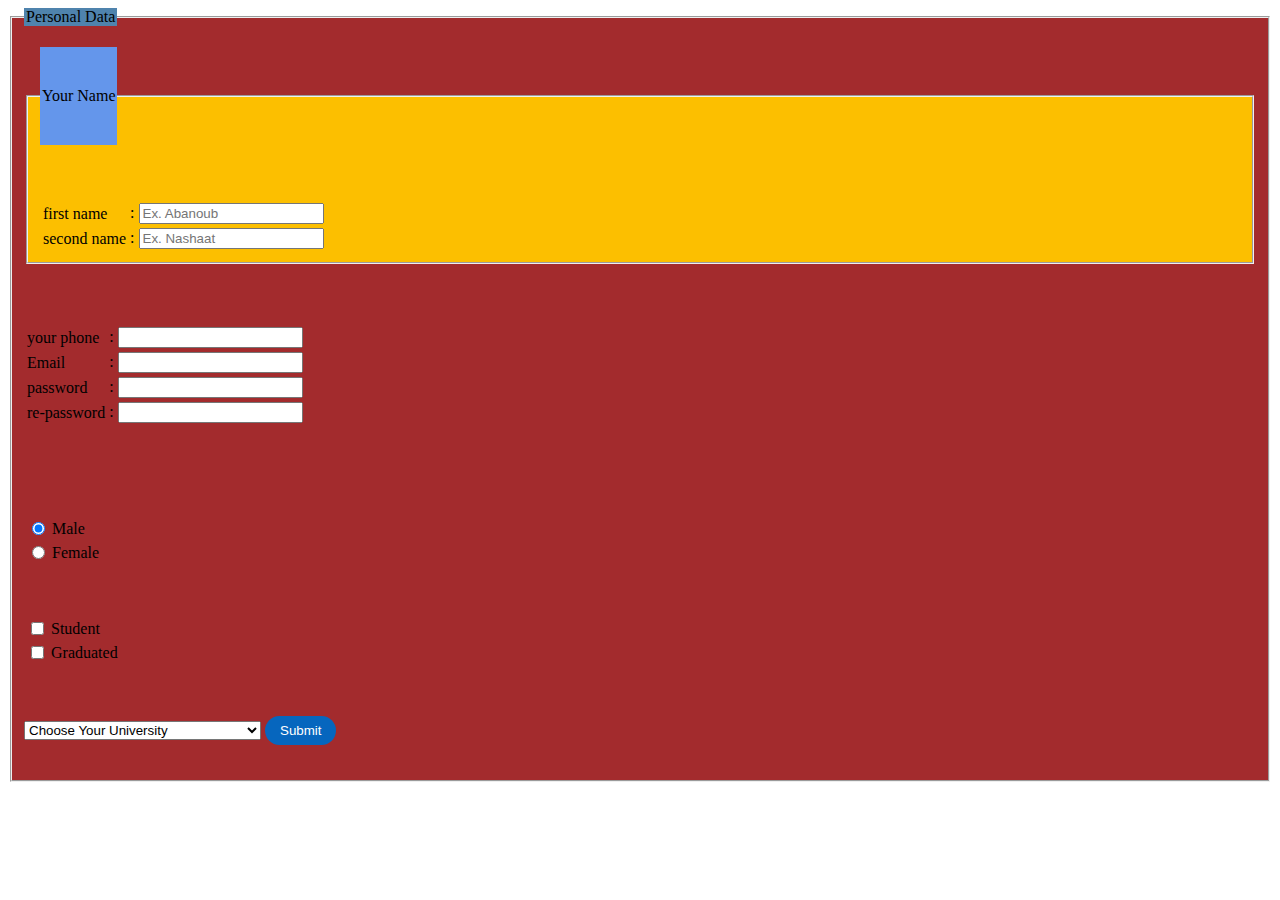
<file: Assignment 2 (Form)/index.html>
<!DOCTYPE html>
<html lang="en">
<head>
    <meta charset="UTF-8">
    <title>Personal Data</title>
    <style>
        button{
            background-color: #0666be;
            color: #fff;
            padding: 7px 15px;
            border: none;
            border-radius: 15px;
            cursor: pointer;
        }
        button:hover{
            background-color: #004180;
        }
    </style>
</head>
<body>
    <form>
        <fieldset style="background-color: #a32b2d;">
            <legend style="background-color: #4f83ad; margin-bottom: 15px">Personal Data</legend>
                <fieldset style="background-color: #fcbf00;  margin-bottom: 60px">
                    <legend style="background-color: #6496eb; padding: 40px 2px; margin-bottom: 50px">Your Name</legend>
                    <table>
                        <tbody>
                            <tr>
                                <td>
                                    <label for="fName" >first name</label>
                                </td>
                                <td>
                                    :
                                    <input type="text" name="firstName" id="fName" placeholder="Ex. Abanoub">
                                </td>
                            </tr>
                            <tr>
                                <td>
                                    <label for="sName">second name</label>
                                </td>
                                <td>
                                    :
                                    <input type="text" name="secondName" id="sName" placeholder="Ex. Nashaat">
                                </td>
                            </tr>
                        </tbody>
                    </table>
                </fieldset>
            <table style="margin-bottom: 90px">
                <tr>
                    <td>
                        <label for="uPhone">your phone</label>
                    </td>
                    <td>
                        : <input type="tel" name="uPhone" id="uPhone" >
                    </td>
                </tr>
                <tr>
                    <td>
                        <label for="uEmail">
                            Email
                        </label>
                    </td>
                    <td>
                        : <input type="email" name="uEmail" id="uEmail" >
                    </td>
                </tr>
                <tr>
                    <td>
                        <label for="uPass">
                            password
                        </label>
                    </td>
                    <td>
                        : <input type="password" name="uPass" id="uPass">
                    </td>
                </tr>
                <tr>
                    <td>
                        <label for="rePass">re-password</label>
                    </td>
                    <td>
                        : <input type="password" name="rePassword" id="rePass">
                    </td>
                </tr>
            </table>
            <table style="margin-bottom: 50px">
                <tr>
                    <td>
                        <input type="radio" name="uGender" id="male" checked>
                    </td>
                    <td>
                        <label for="male">Male</label>
                    </td>
                </tr>
                <tr>
                    <td>
                        <input type="radio" name="uGender" id="female">
                    </td>
                    <td>
                        <label for="female">Female</label>
                    </td>
                </tr>
            </table>

            <table style="margin-bottom: 50px">
                <tr>
                    <td>
                        <input type="checkbox" name="status" id="student">
                    </td>
                    <td>
                        <label for="student">
                            Student
                        </label>
                    </td>
                </tr>
                <tr>
                    <td>
                        <input type="checkbox" name="status" id="grad">
                    </td>
                    <td>
                        <label for="grad">
                            Graduated
                        </label>
                    </td>
                </tr>
            </table>

            <select name="uUniversity" id="uUniversity" style="margin-bottom: 30px;">
                <option value selected hidden disabled>Choose Your University</option>
                <optgroup label="State-funded">
                    <option value="ASU">Ain Shams University</option>
                    <option value="ALEXU">Alexandria University</option>
                    <option value="CU">Cairo University</option>
                    <option value="MANS">Mansoura University</option>
                </optgroup>

                <optgroup label="National universities">
                    <option value="GU">Galala University</option>
                    <option value="AIU">AlAlamein International University</option>
                    <option value="NU">Nile University</option>
                </optgroup>

                <optgroup label="Private universities">
                    <option value="GIU">German International University</option>
                    <option value="AUC">The American University in Cairo</option>
                    <option value="BUE">British University in Egypt</option>
                </optgroup>
            </select>

            <button type="submit">
                Submit
            </button>
        </fieldset>
    </form>
</body>
</html>
</file>
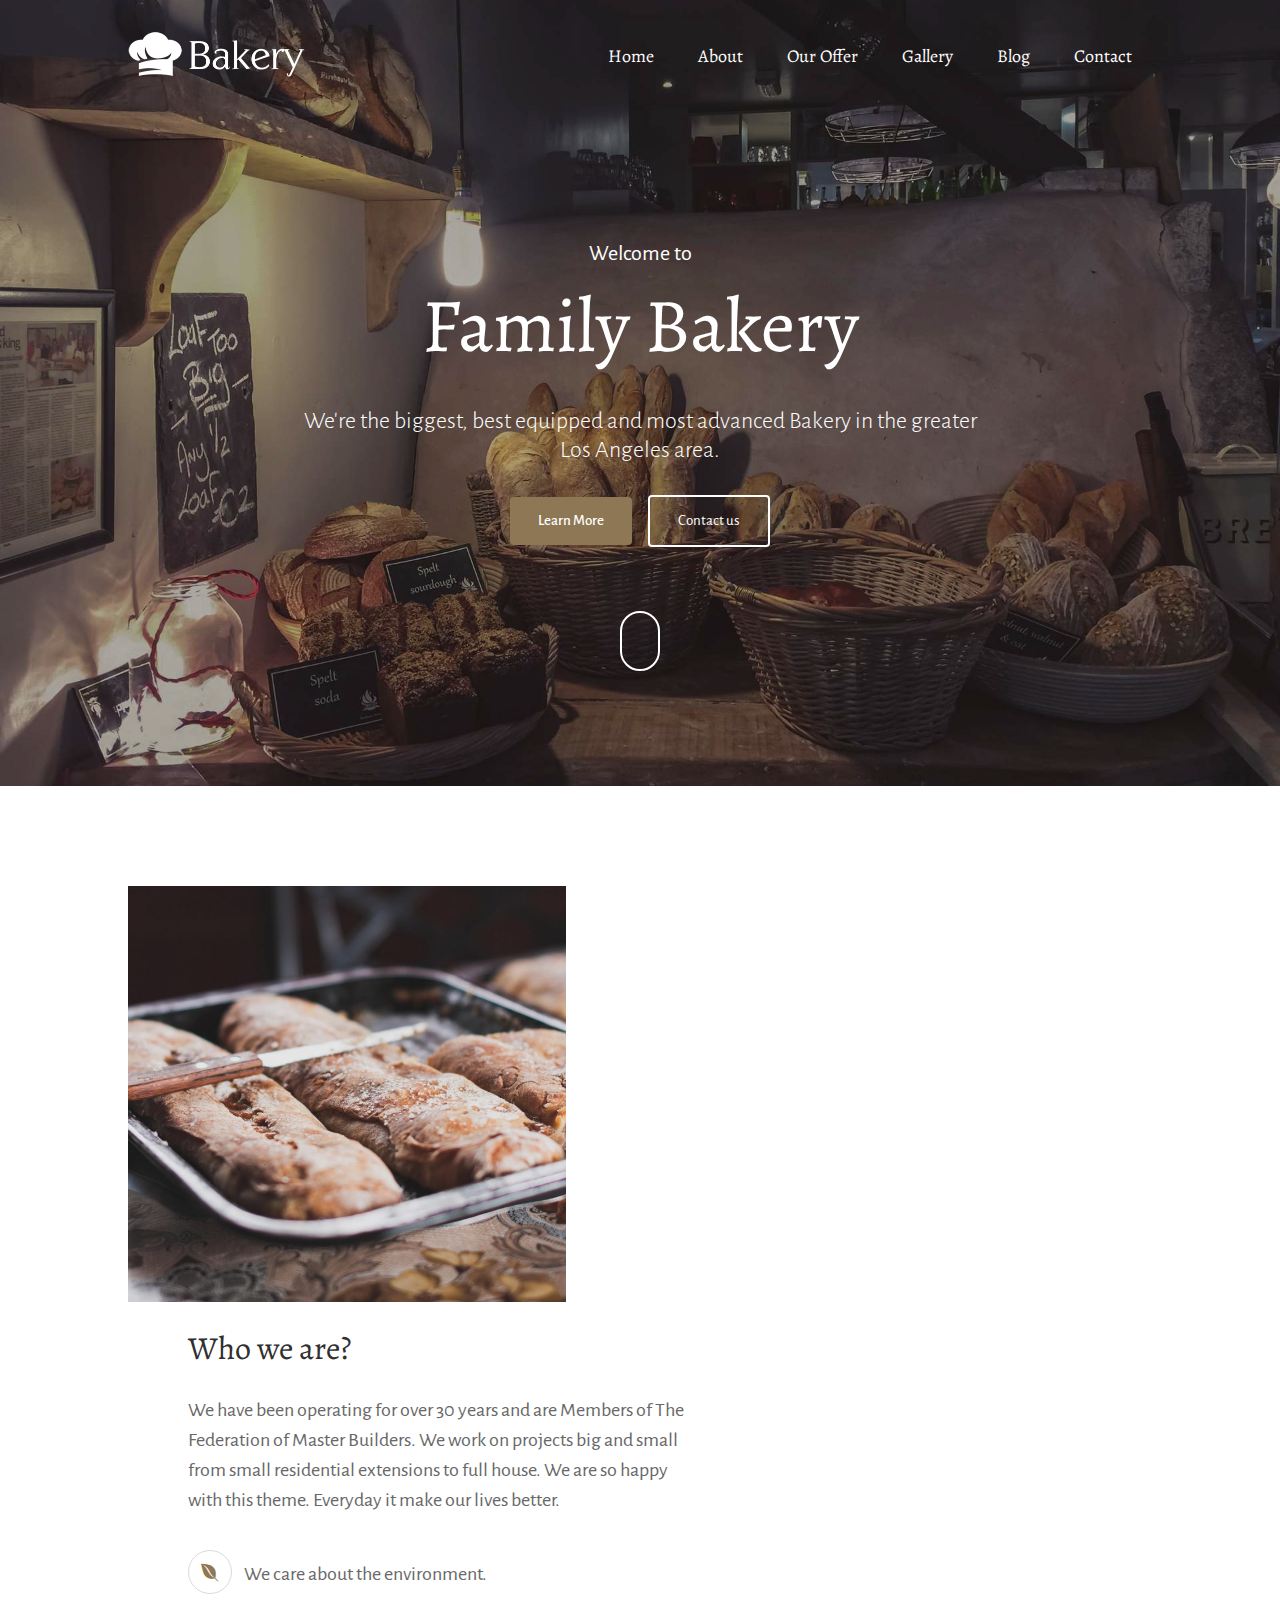
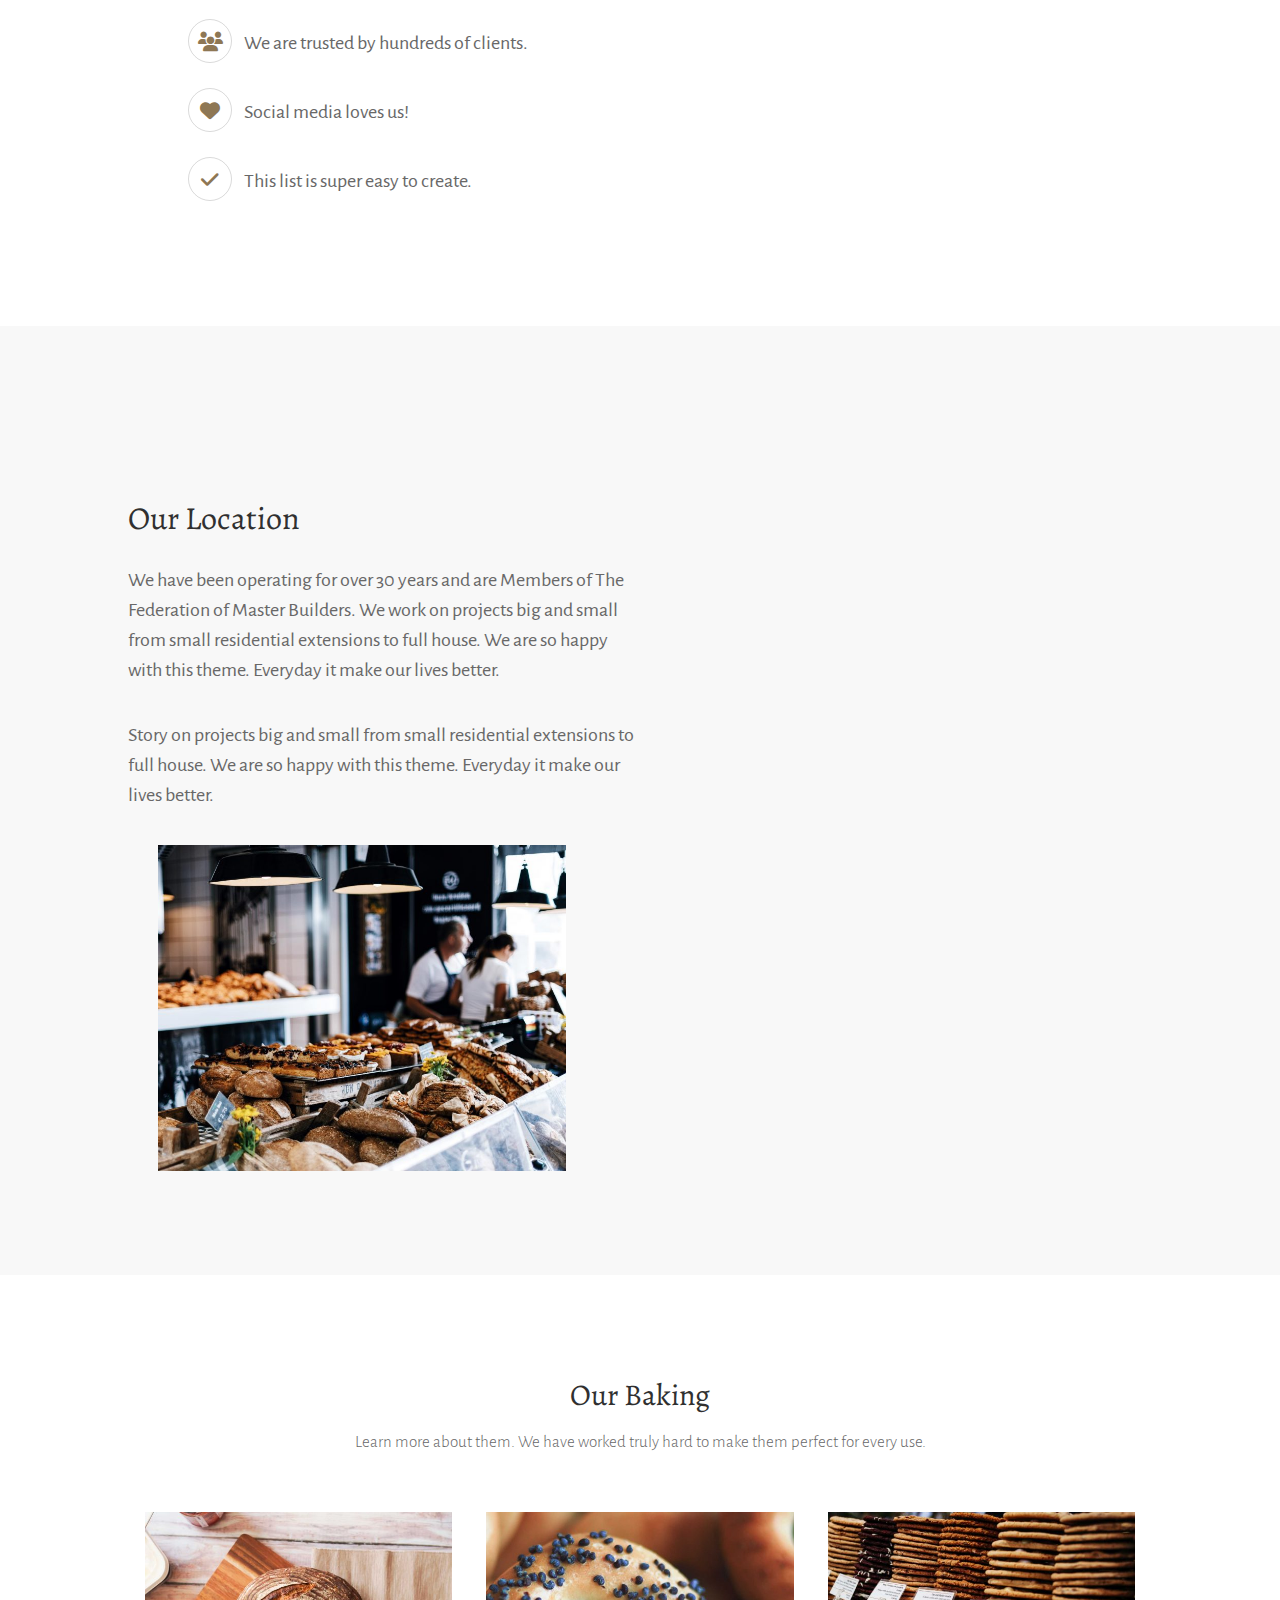
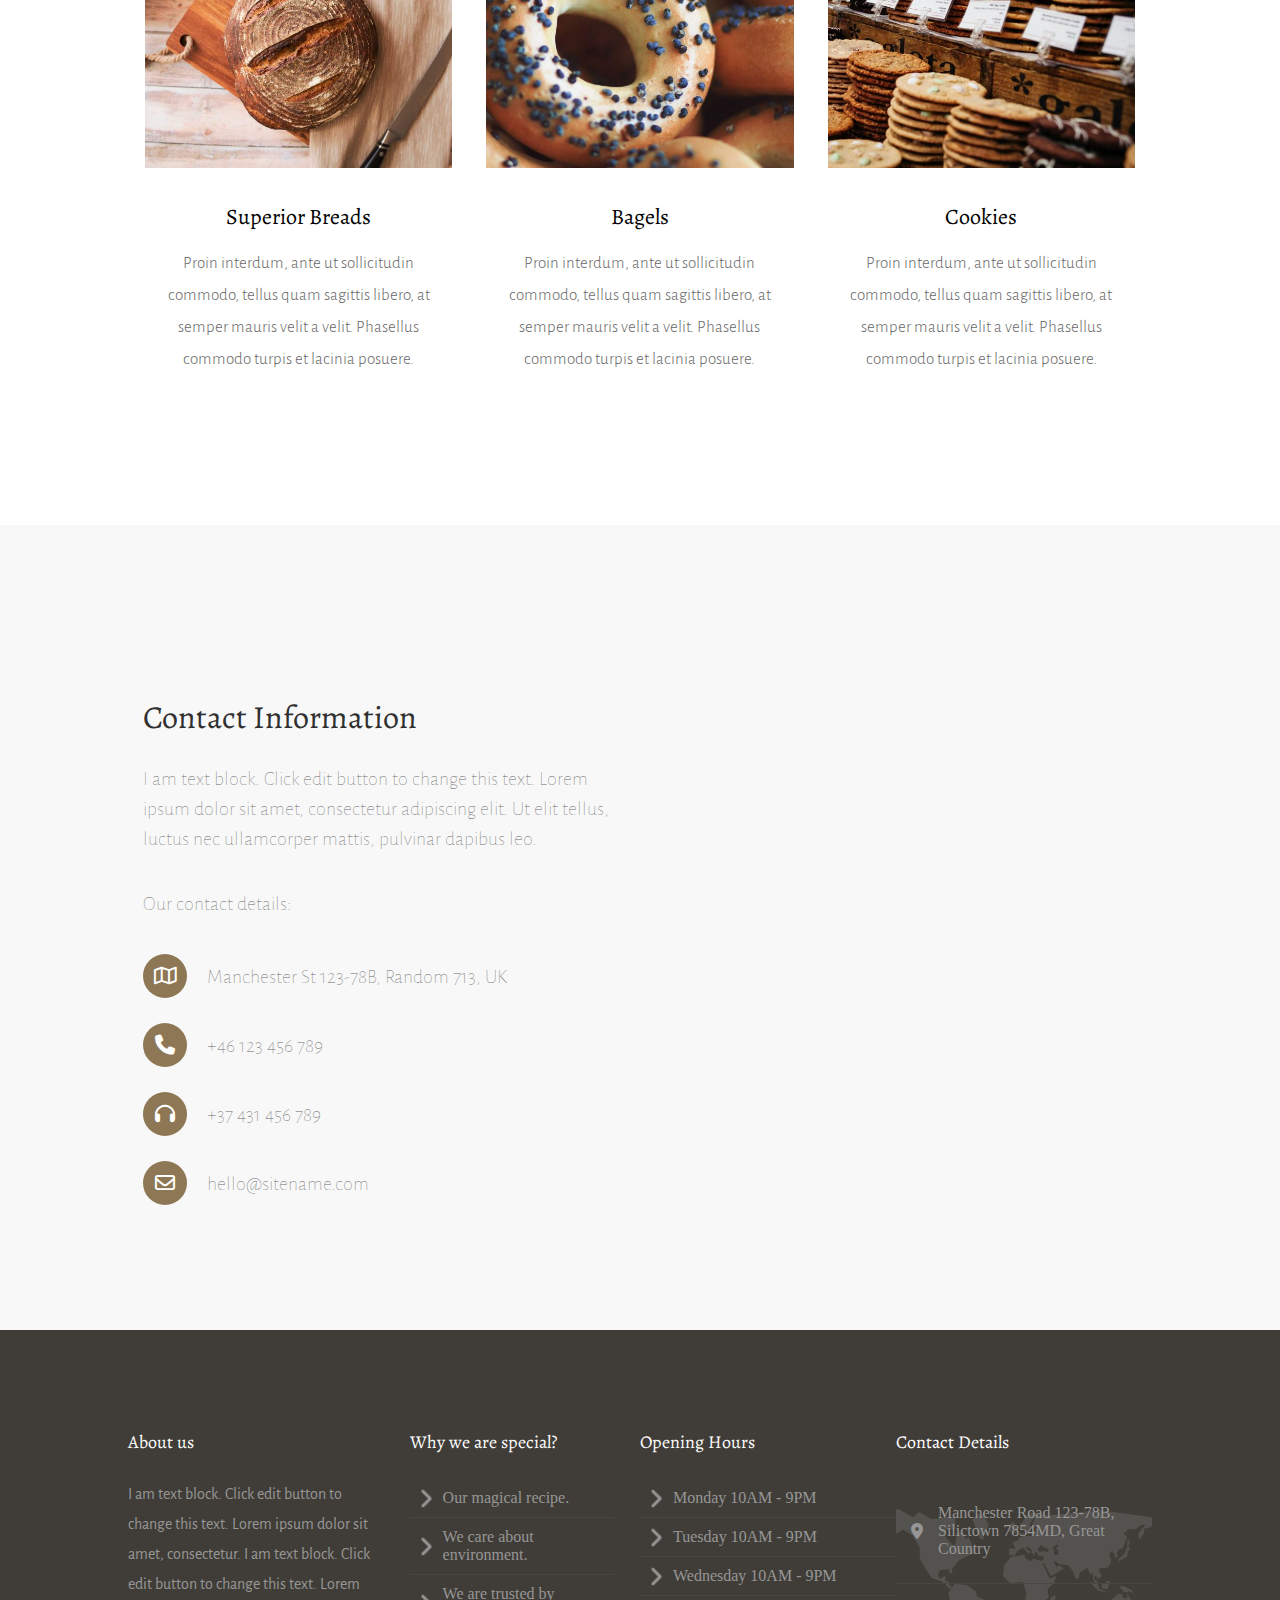
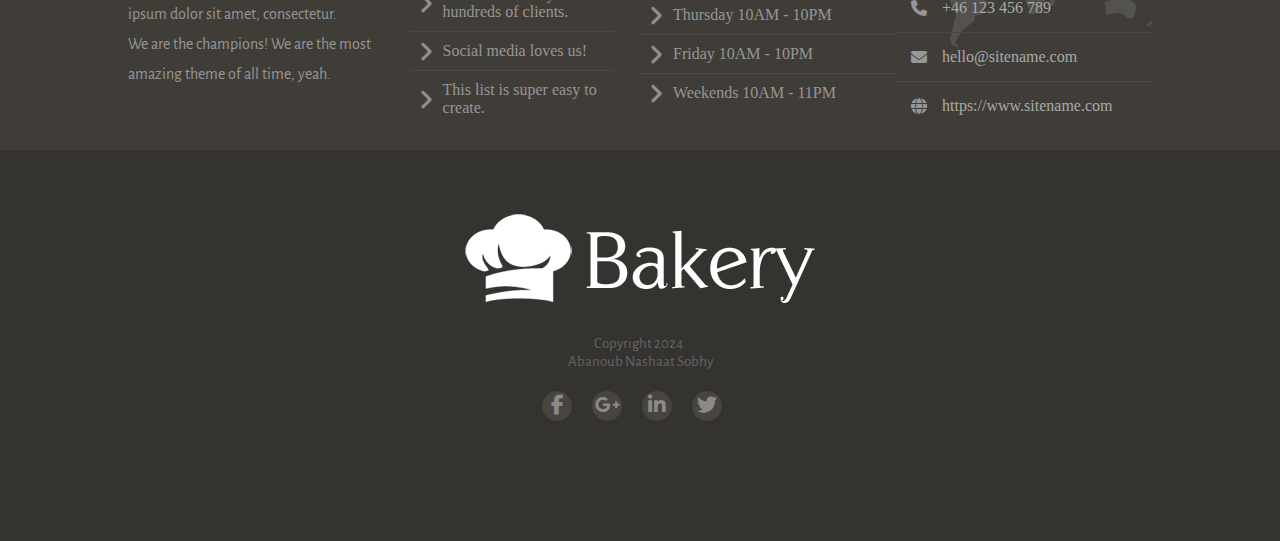
<file: Assignment 3 (Bakery)/index.html>
<!DOCTYPE html>
<html lang="en">
<head>
  <meta charset="UTF-8" />
  <meta name="viewport" content="width=device-width, initial-scale=1.0" />
  <title>Engage Bakery – Just another Engage Theme Demos site</title>
  <link rel="stylesheet" href="css/style.css" />
  <link rel="stylesheet" id="font-awesome-css" href="https://cdnjs.cloudflare.com/ajax/libs/font-awesome/6.5.1/css/all.min.css" type="text/css" media="all">
</head>
<body>
<div class="bg-img">
  <div class="header">
    <a href="#home">
      <img src="imgs/bakery-light-1.png" alt="logo" class="logo" />
    </a>
    <div class="nav__links">
      <ul>
        <li><a href="#">Home</a></li>
        <li><a href="#">About</a></li>
        <li><a href="#">Our Offer</a></li>
        <li><a href="#">Gallery</a></li>
        <li><a href="#">Blog</a></li>
        <li><a href="#">Contact</a></li>
      </ul>
    </div>
  </div>
  <div class="main">
    <p class="wel-p">Welcome to</p>
    <h1 class="fam-h">Family Bakery</h1>
    <p class="des-p">
      We're the biggest, best equipped and most advanced Bakery in the
      greater <br />
      Los Angeles area.
    </p>
    <div class="but">
      <button class="learn">Learn More</button>
      <button class="contact">Contact us</button>
    </div>
    <button class="oval"></button>
  </div>
</div>

<!-- ========= About Section ========= -->
<section class="about">
  <div class="about-image">
    <img src="imgs/asset 1.jpeg" alt="">
  </div>
  <div class="about-cont">
    <h2>Who we are?</h2>
    <p>We have been operating for over 30 years and are Members of The Federation of Master Builders. We work on projects big and small from small residential extensions to full house. We are so happy with this theme. Everyday it make our lives better.</p>
    <ul class="icon-list">
      <li>
        <i class="fa-brands fa-envira"></i>
        <span class="icon-list-text">We care about the environment.</span>
      </li>
      <li>
        <i class="fa-solid fa-users"></i>
        <span class="icon-list-text">We are trusted by hundreds of clients.</span>
      </li>
      <li>
        <i class="fa-solid fa-heart"></i>
        <span class="icon-list-text">Social media loves us!
            </span>
      </li>
      <li>
        <i class="fa-solid fa-check"></i>
        <span class="icon-list-text">This list is super easy to create.</span>
      </li>
    </ul>
  </div>
  <div class="clear"></div>
</section>

<!-- ========= Our Location Section ========= -->

<div class="location-color">
  <section class="location">
    <div class="location-cont">
      <h2>Our Location</h2>
      <p>We have been operating for over 30 years and are Members of The Federation of Master Builders. We work on projects big and small from small residential extensions to full house. We are so happy with this theme. Everyday it make our lives better.</p>
      <p>Story on projects big and small from small residential extensions to full house. We are so happy with this theme. Everyday it make our lives better.</p>
    </div>
    <div class="location-image">
      <img src="imgs/asset 2.jpeg" alt="">
    </div>
    <div class="clear"></div>
  </section>
</div>

<!-- ========= Baking Section ========= -->
<div class="baking">
  <div class="baking-heading">
    <h3>Our Baking</h3>
    <p>Learn more about them. We have worked truly hard to make them perfect for every use.</p>
  </div>
  <div class="rows">
    <div class="card">
      <img src="imgs/asset 3.jpeg" alt="">
      <div class="card-text">
        <h4>Superior Breads</h4>
        <div class="card-para">
          <p>Proin interdum, ante ut sollicitudin commodo, tellus quam sagittis libero, at semper mauris velit a velit. Phasellus commodo turpis et lacinia posuere.</p>
        </div>
      </div>
    </div>
    <div class="card">
      <img src="imgs/asset 4.jpeg" alt="">
      <div class="card-text">
        <h4>Bagels</h4>
        <div class="card-para">
          <p>Proin interdum, ante ut sollicitudin commodo, tellus quam sagittis libero, at semper mauris velit a velit. Phasellus commodo turpis et lacinia posuere.</p>
        </div>
      </div>
    </div>
    <div class="card">
      <img src="imgs/asset 5.jpeg" alt="">
      <div class="card-text">
        <h4>Cookies</h4>
        <div class="card-para">
          <p>Proin interdum, ante ut sollicitudin commodo, tellus quam sagittis libero, at semper mauris velit a velit. Phasellus commodo turpis et lacinia posuere.</p>
        </div>
      </div>
      <div class="clear"></div>
    </div>
  </div>
</div>

<!-- ========= Contact Information========= -->
<div class="cont-bgColor">
  <section class="contact-info">
    <div class="contact-info-map">
      <div style="width: 100%"><iframe width="100%" height="600" frameborder="0" scrolling="no" marginheight="0" marginwidth="0" src="https://maps.google.com/maps?width=100%25&amp;height=600&amp;hl=en&amp;q=%D8%B4%D8%A7%D8%B1%D8%B9%20Mostafa%20El-Nahaas,%20Al%20Manteqah%20as%20Sadesah,%20Nasr%20City,%20Cairo%20Governorate%204450441+(Route)&amp;t=&amp;z=14&amp;ie=UTF8&amp;iwloc=B&amp;output=embed"><a href="https://www.gps.ie/">gps devices</a></iframe></div>
    </div>
    <div class="contact-info-content">
      <h2>
        Contact Information
      </h2>
      <p>
        I am text block. Click edit button to change this text. Lorem ipsum dolor sit amet, consectetur adipiscing elit. Ut elit tellus, luctus nec ullamcorper mattis, pulvinar dapibus leo.
      </p>
      <p>Our contact details:</p>
      <ul class="contact-list">
        <li>
          <i class="fa-regular fa-map"></i>
          <span class="contact-list-text">Manchester St 123-78B, Random 713, UK</span>
        </li>
        <li>
          <i class="fa-solid fa-phone"></i>
          <span class="contact-list-text">+46 123 456 789</span>
        </li>
        <li>
          <i class="fa-solid fa-headphones"></i>
          <span class="contact-list-text">+37 431 456 789</span>
        </li>
        <li>
          <i class="fa-regular fa-envelope"></i>
          <span class="contact-list-text">hello@sitename.com</span>
        </li>
      </ul>
    </div>
    <div class="clear"></div>
  </section>
</div>

<!--======== Footer ========-->
<div class="footerMain-bg">
  <div class="footerMain">
    <div class="footerMain-col">
      <h4>
        About us
      </h4>
      <p>I am text block. Click edit button to change this text. Lorem ipsum dolor sit amet, consectetur. I am text block. Click edit button to change this text. Lorem ipsum dolor sit amet, consectetur.</p>
      <p>We are the champions! We are the most amazing theme of all time, yeah.</p>
    </div>
    <div class="footerMain-col">
      <div class="footerMain-col-content">
        <h4>Why we are special?</h4>
        <ul>
          <li class="rm-border">
            <img src="Icons/arrow.png" alt="">
            <span>Our magical recipe.</span>
          </li>
          <li>
            <img src="Icons/arrow.png" alt="">
            <span>We care about environment.</span>
          </li>
          <li>
            <img src="Icons/arrow.png" alt="">
            <span>We are trusted by hundreds of clients.</span>
          </li>
          <li>
            <img src="Icons/arrow.png" alt="">
            <span>Social media loves us!</span>
          </li>
          <li>
            <img src="Icons/arrow.png" alt="">
            <span>This list is super easy to create.</span>
          </li>
        </ul>
      </div>
    </div>
    <div class="footerMain-col">
      <h4>Opening Hours</h4>
      <ul>
        <li class="rm-border">
          <img src="Icons/arrow.png" alt="">
          <span>Monday 10AM - 9PM</span>
        </li>
        <li>
          <img src="Icons/arrow.png" alt="">
          <span>Tuesday 10AM - 9PM</span>
        </li>
        <li>
          <img src="Icons/arrow.png" alt="">
          <span>Wednesday 10AM - 9PM</span>
        </li>
        <li>
          <img src="Icons/arrow.png" alt="">
          <span>Thursday 10AM - 10PM</span>
        </li>
        <li>
          <img src="Icons/arrow.png" alt="">
          <span>Friday 10AM - 10PM</span>
        </li>
        <li>
          <img src="Icons/arrow.png" alt="">
          <span>Weekends 10AM - 11PM</span>
        </li>
      </ul>
    </div>
    <div class="footerMain-col bg-col">
      <h4>Contact Details</h4>
      <ul>
        <li class="rm-border last-col">
          <i class="fa-solid fa-location-dot"></i>
          <span>Manchester Road 123-78B, Silictown 7854MD, Great Country</span>
        </li>
        <li class="last-col">
          <i class="fa-solid fa-phone"></i>
          <a href="tel:+46 123 456 789">+46 123 456 789</a>
        </li>
        <li class="last-col">
          <i class="fa-solid fa-envelope"></i>
          <a href="mailto:https://hello@sitename.com">hello@sitename.com</a>
        </li>
        <li class="last-col">
          <i class="fa-solid fa-globe"></i>
          <a href="https://www.sitename.com">https://www.sitename.com</a>
        </li>
      </ul>
    </div>
  </div>
</div>

<!-- ======== Footer Bottom ======== -->
<footer class="footerBottom-bg">
  <div class="footerBottom">
    <img src="imgs/bakery-light-1.png" alt="">
    <p class="copyright">Copyright 2024.<br/>Abanoub Nashaat Sobhy</p>
    <div class="social-icons">
      <a href="#" class="facebook"><i class="fa-brands fa-facebook-f"></i></a>
      <a href="#" class="google-plus"><i class="fa-brands fa-google-plus-g"></i></a>
      <a href="#" class="linkedin"><i class="fa-brands fa-linkedin-in"></i></a>
      <a href="#" class="twitter"><i class="fa-brands fa-twitter"></i></a>
    </div>
  </div>
</footer>
</body>
</html>
</file>
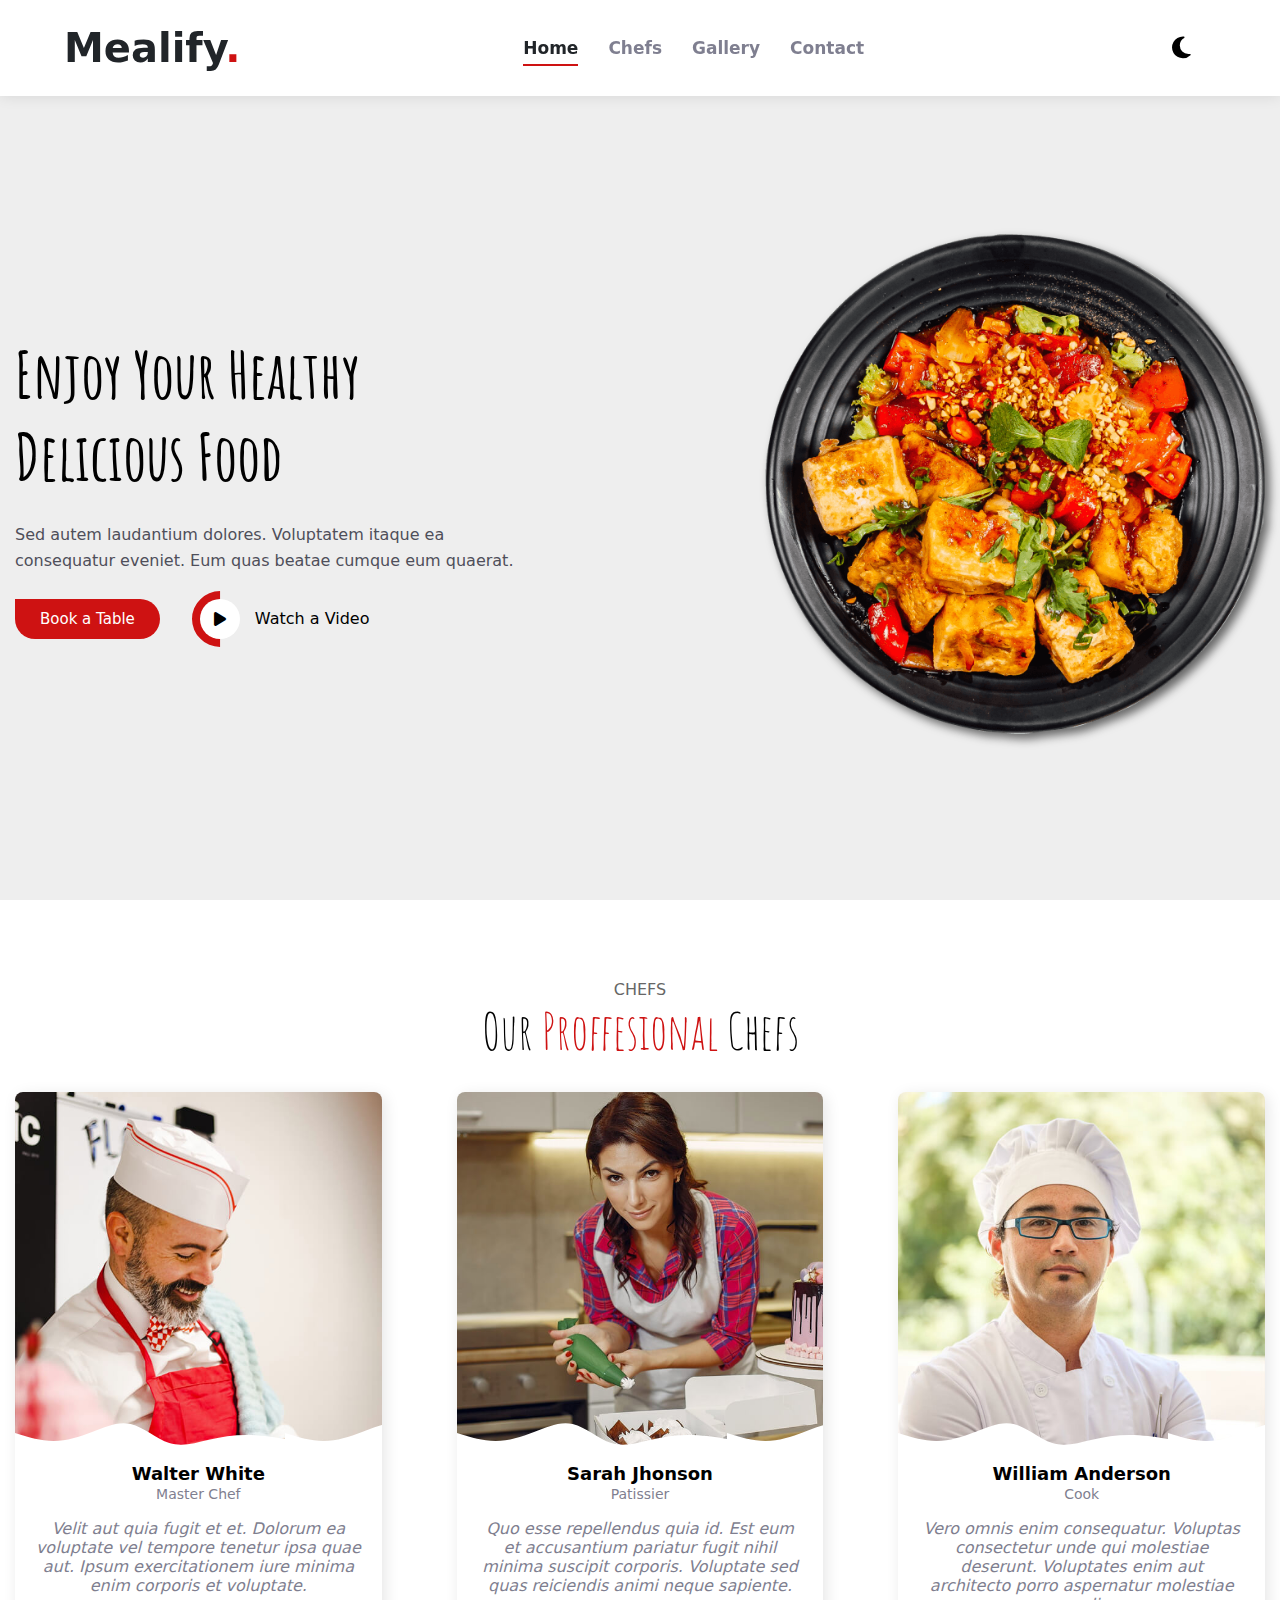
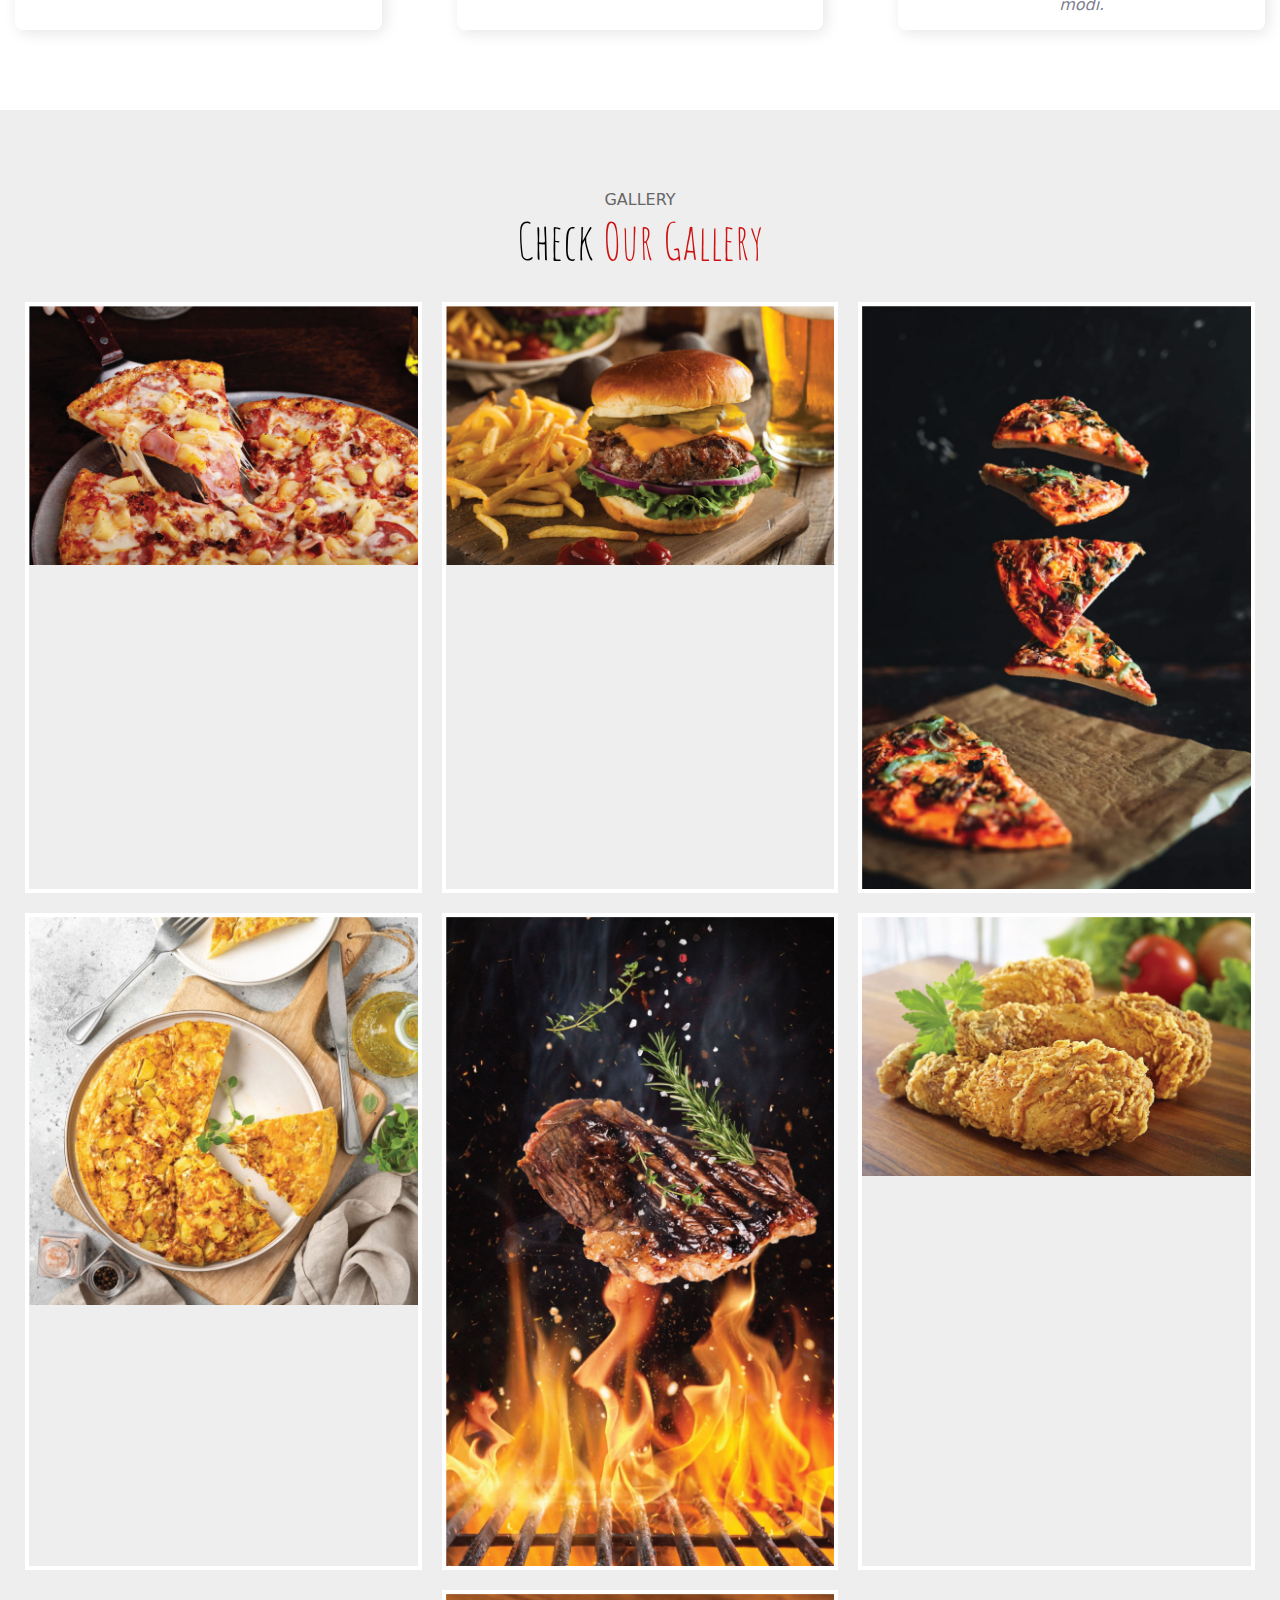
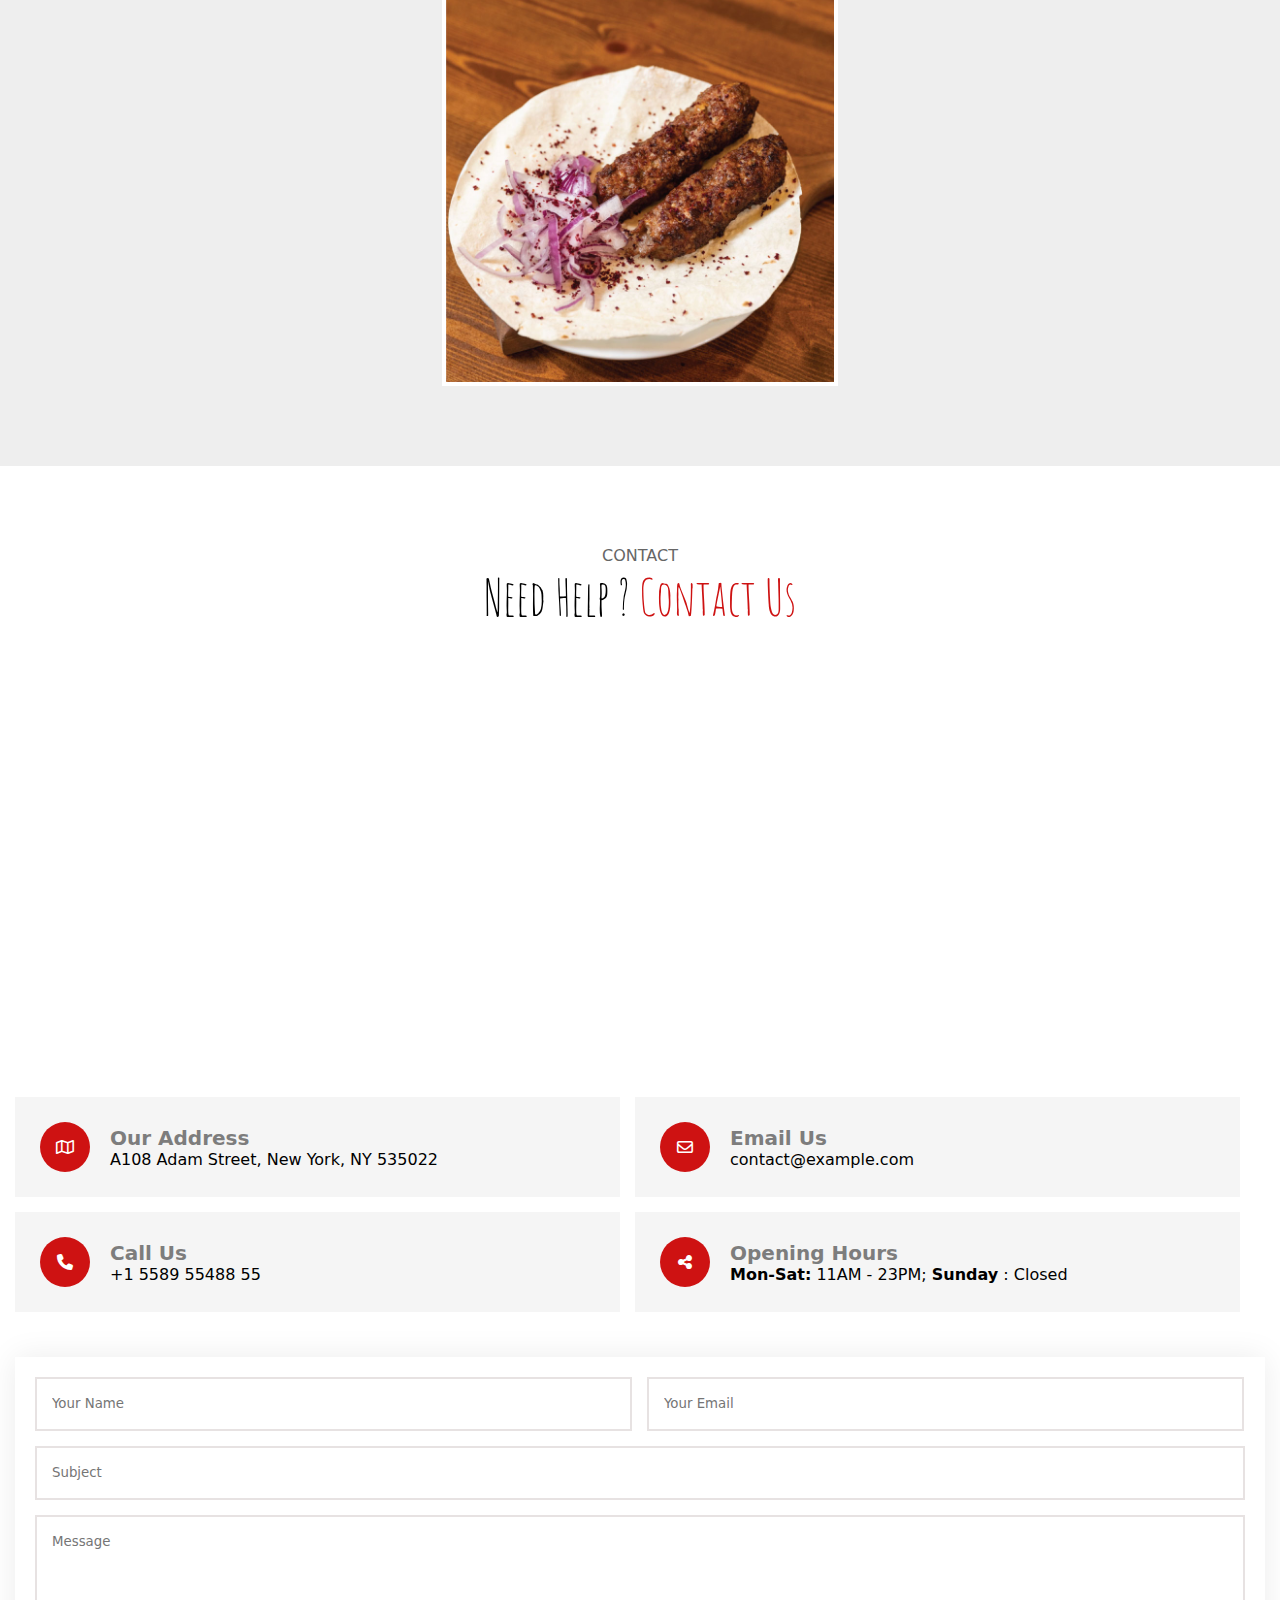
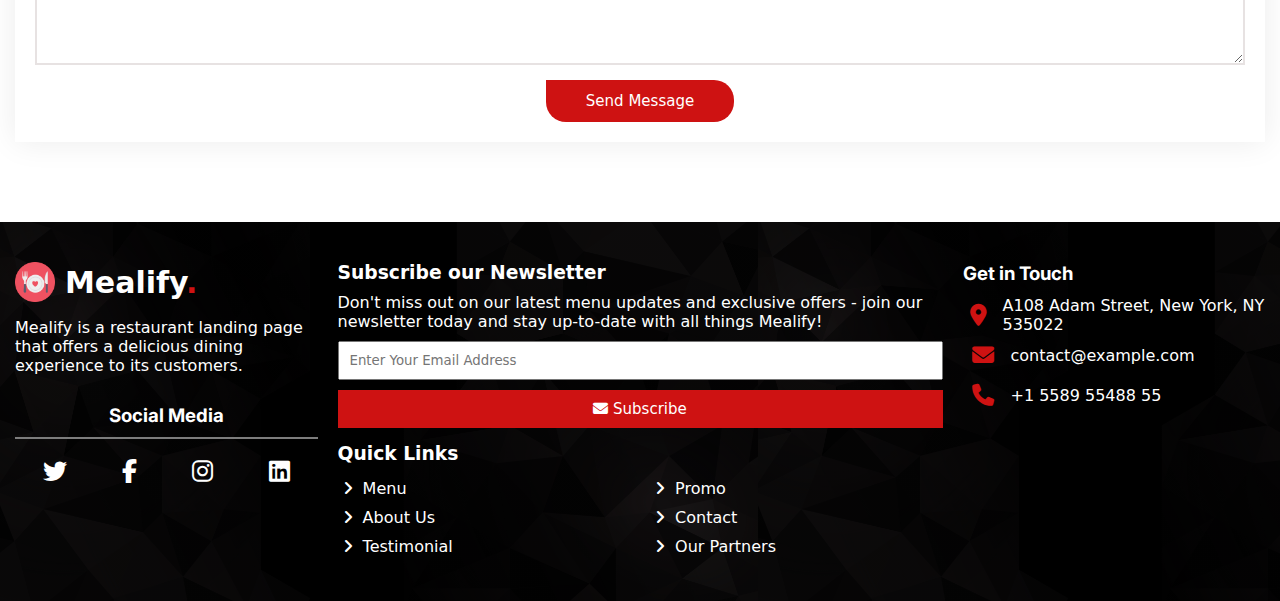
<file: Assignment 5 (Mealify)/index.html>
<!DOCTYPE html>
<html lang="en">
  <head>
    <meta charset="UTF-8" />
    <meta name="viewport" content="width=device-width, initial-scale=1.0" />
    <!-- Fav Icon -->
    <link rel="shortcut icon" href="favicon.ico" type="image/x-icon" />
    <!-- Font Awesome -->
    <link rel="stylesheet" href="css/all.min.css" />
    <!-- Main Css -->
    <link rel="stylesheet" href="css/main.css" />
    <!-- Media Quiries -->
    <link rel="stylesheet" href="css/media.css" />
    <title>Document</title>
  </head>
  <body>
    <!-- Navbar -->
    <nav>
      <div class="container">
        <div class="logo">
          <h1>
            <a href="#">Mealify</a>
          </h1>
        </div>
        <div class="nav-menu">
          <ul>
            <li><a href="#" id="home">Home</a></li>
            <li><a href="#">Chefs</a></li>
            <li><a href="#">Gallery</a></li>
            <li><a href="#">Contact</a></li>
          </ul>
        </div>
        <div class="icons">
          <i class="fa-solid fa-moon"></i>
          <i class="fa-solid fa-bars"></i>
        </div>
      </div>
    </nav>
    <!-- Header (Hero-Section) -->
    <header>
      <div class="container">
        <div class="hero-img">
          <img src="img/hero-img.png" alt="Fresh Vegatables" />
        </div>
        <div class="content">
          <h2>
            Enjoy Your Healthy <br />
            Delicious Food
          </h2>
          <p>
            Sed autem laudantium dolores. Voluptatem itaque ea consequatur
            eveniet. Eum quas beatae cumque eum quaerat.
          </p>
          <div class="btns">
            <button class="hero-btn btn">Book a Table</button>
            <a href="#">
              <div class="ico">
                <i class="fa-solid fa-play"></i>
              </div>
              Watch a Video
            </a>
          </div>
        </div>
      </div>
    </header>
    <!-- Chefs Section -->
    <section id="chefs">
      <div class="container">
        <div class="title">
          <h2>Chefs</h2>
          <p>
            Our
            <span>Proffesional</span>
            Chefs
          </p>
        </div>
        <div class="cards">
          <div class="card">
            <div class="card-img">
              <img src="img/chefs-1.jpg" alt="" />
            </div>
            <div class="card-content">
              <h3>Walter White</h3>
              <span>Master Chef</span>
              <p>
                Velit aut quia fugit et et. Dolorum ea voluptate vel tempore
                tenetur ipsa quae aut. Ipsum exercitationem iure minima enim
                corporis et voluptate.
              </p>
            </div>
            <div class="social">
              <ul class="icon-cheff">
                <li>
                  <a href="https://x.com" target="_blank">
                    <i class="fa-brands fa-twitter"></i>
                  </a>
                </li>
                <li>
                  <a href="http://facebook.com" target="_blank">
                    <i class="fa-brands fa-facebook-f"></i>
                  </a>
                </li>
                <li>
                  <a href="http://instagram.com" target="_blank">
                    <i class="fa-brands fa-instagram"></i>
                  </a>
                </li>
                <li>
                  <a href="http://linkedin.com" target="_blank">
                    <i class="fa-brands fa-linkedin"></i>
                  </a>
                </li>
              </ul>
            </div>
          </div>
          <div class="card">
            <div class="card-img">
              <img src="img/chefs-2.jpg" alt="chefs-2" />
            </div>
            <div class="card-content">
              <h3>Sarah Jhonson</h3>
              <span>Patissier</span>
              <p>
                Quo esse repellendus quia id. Est eum et accusantium pariatur
                fugit nihil minima suscipit corporis. Voluptate sed quas
                reiciendis animi neque sapiente.
              </p>
            </div>
            <div class="social">
              <ul class="icon-cheff">
                <li>
                  <a href="https://x.com" target="_blank">
                    <i class="fa-brands fa-twitter"></i>
                  </a>
                </li>
                <li>
                  <a href="http://facebook.com" target="_blank">
                    <i class="fa-brands fa-facebook-f"></i>
                  </a>
                </li>
                <li>
                  <a href="http://instagram.com" target="_blank">
                    <i class="fa-brands fa-instagram"></i>
                  </a>
                </li>
                <li>
                  <a href="http://linkedin.com" target="_blank">
                    <i class="fa-brands fa-linkedin"></i>
                  </a>
                </li>
              </ul>
            </div>
          </div>
          <div class="card">
            <div class="card-img">
              <img src="img/chefs-3.jpg" alt="chefs-3" />
            </div>
            <div class="card-content">
              <h3>William Anderson</h3>
              <span>Cook</span>
              <p>
                Vero omnis enim consequatur. Voluptas consectetur unde qui
                molestiae deserunt. Voluptates enim aut architecto porro
                aspernatur molestiae modi.
              </p>
            </div>
            <div class="social">
              <ul class="icon-cheff">
                <li>
                  <a href="https://x.com" target="_blank">
                    <i class="fa-brands fa-twitter"></i>
                  </a>
                </li>
                <li>
                  <a href="http://facebook.com" target="_blank">
                    <i class="fa-brands fa-facebook-f"></i>
                  </a>
                </li>
                <li>
                  <a href="http://instagram.com" target="_blank">
                    <i class="fa-brands fa-instagram"></i>
                  </a>
                </li>
                <li>
                  <a href="http://linkedin.com" target="_blank">
                    <i class="fa-brands fa-linkedin"></i>
                  </a>
                </li>
              </ul>
            </div>
          </div>
        </div>
      </div>
    </section>
    <!-- GALLERY Section -->
    <section id="gallery">
      <div class="container">
        <div class="title">
          <h2>Gallery</h2>
          <p>
            Check
            <span> Our Gallery </span>
          </p>
        </div>
        <div class="gallery-images">
          <div class="pizza meal">
            <div class="image">
              <img src="img/meal-1.jpg" alt="" />
            </div>
            <div class="layer">
              <div class="content">
                <h2 class="meal-name">Pizza</h2>
                <p>Hawaiian pizza with ham and pineapple</p>
              </div>
            </div>
          </div>
          <div class="burger meal">
            <div class="image">
              <img src="img/meal-3.jpg" alt="" />
            </div>
            <div class="layer">
              <div class="content">
                <h2 class="meal-name">Burger</h2>
                <p>grass fed bison hamburger with chips & beer</p>
              </div>
            </div>
          </div>
          <div class="pizza2 meal">
            <div class="image">
              <img src="img/meal-4.jpg" alt="" />
            </div>
            <div class="layer">
              <div class="content">
                <h2 class="meal-name">Levitation pizza</h2>
                <p>Levitation pizza on black background.</p>
              </div>
            </div>
          </div>
          <div class="fritata meal">
            <div class="image">
              <img src="img/meal-7.jpg" alt="" />
            </div>
            <div class="layer">
              <div class="content">
                <h2 class="meal-name">Frittata</h2>
                <p>Frittata or potato pie in a ceramic plate</p>
              </div>
            </div>
          </div>
          <div class="beef meal">
            <div class="image">
              <img src="img/meal-2.jpg" alt="" />
            </div>
            <div class="layer">
              <div class="content">
                <h2 class="meal-name">Beef steaks</h2>
                <p>
                  Tasty beef steaks flying above cast iron grate with fire
                  flames.
                </p>
              </div>
            </div>
          </div>
          <div class="chicken meal">
            <div class="image">
              <img src="img/meal-5.jpg" alt="" />
            </div>
            <div class="layer">
              <div class="content">
                <h2 class="meal-name">Crispy Fried Chicken</h2>
                <p>
                  Golden brown chicken legs with a crunchy coating and juicy
                  meat
                </p>
              </div>
            </div>
          </div>
          <div class="kebab meal">
            <div class="image">
              <img src="img/meal-6.jpg" alt="" />
            </div>
            <div class="layer">
              <div class="content">
                <h2 class="meal-name">Lyulya kebab</h2>
                <p>
                  Tender and juicy skewers of ground lamb or beef, flavored with
                  aromatic spices and herbs
                </p>
              </div>
            </div>
          </div>
        </div>
      </div>
    </section>
    <!-- Contact Section -->
    <section id="contact">
      <div class="container">
        <div class="title">
          <h2>CONTACT</h2>
          <p>
            Need Help ?
            <span>Contact Us</span>
          </p>
        </div>
        <div style="width: 100%">
          <iframe
            width="100%"
            height="400"
            frameborder="0"
            scrolling="no"
            marginheight="0"
            marginwidth="0"
            src="https://maps.google.com/maps?width=100%25&amp;height=600&amp;hl=en&amp;q=%D8%B4%D8%A7%D8%B1%D8%B9%20Mostafa%20El-Nahaas,%20Al%20Manteqah%20as%20Sadesah,%20Nasr%20City,%20Cairo%20Governorate%204450441+(Route)&amp;t=&amp;z=14&amp;ie=UTF8&amp;iwloc=B&amp;output=embed"
            ><a href="https://www.gps.ie/">gps devices</a></iframe
          >
        </div>
        <div class="info">
          <div class="address">
            <div class="icon">
              <i class="fa-regular fa-map"></i>
            </div>
            <div class="add-cont">
              <h3>Our Address</h3>
              <p>A108 Adam Street, New York, NY 535022</p>
            </div>
          </div>
          <div class="email">
            <div class="icon">
              <i class="fa-regular fa-envelope"></i>
            </div>
            <div class="email-content">
              <h3>Email Us</h3>
              <a href="mailto:contact@example.com">contact@example.com </a>
            </div>
          </div>
          <div class="phone">
            <div class="icon">
              <i class="fa-solid fa-phone"></i>
            </div>
            <div class="phone-content">
              <h3>Call Us</h3>
              <a href="tel:+1 5589 55488 55">+1 5589 55488 55 </a>
            </div>
          </div>
          <div class="opening-hours">
            <div class="icon">
              <i class="fa-solid fa-share-nodes"></i>
            </div>
            <div class="opening-content">
              <h3>Opening Hours</h3>
              <p>
                <strong>Mon-Sat:</strong> 11AM - 23PM; <strong>Sunday</strong> :
                Closed
              </p>
            </div>
          </div>
        </div>
        <form>
          <div class="input-group">
            <input type="text" placeholder="Your Name" name="name" />
            <input type="email" placeholder="Your Email" name="email" />
          </div>
          <input type="text" placeholder="Subject" name="subject" />
          <textarea placeholder="Message" name="message"></textarea>
          <button class="btn btn-main" type="submit">Send Message</button>
        </form>
      </div>
    </section>
    <!-- Footer -->
    <footer>
      <div class="container">
        <div class="about">
          <div class="logo">
            <img src="img/favicon.png" alt="logo" />
            <h2>Mealify</h2>
          </div>
          <p>
            Mealify is a restaurant landing page that offers a delicious dining
            experience to its customers.
          </p>
          <h3>Social Media</h3>
          <ul class="social">
            <li>
              <a href="https://twitter.com" target="_blank">
                <i class="fa-brands fa-twitter"></i>
              </a>
            </li>
            <li>
              <a href="https://facebook.com" target="_blank">
                <i class="fa-brands fa-facebook-f"></i>
              </a>
            </li>
            <li>
              <a href="https://instagram.com" target="_blank">
                <i class="fa-brands fa-instagram"></i>
              </a>
            </li>
            <li>
              <a href="https://linkedin.com" target="_blank">
                <i class="fa-brands fa-linkedin"></i>
              </a>
            </li>
          </ul>
        </div>
        <div class="subscribe">
          <div class="subscription-box">
            <h3>Subscribe our Newsletter</h3>
            <p>
              Don't miss out on our latest menu updates and exclusive offers -
              join our newsletter today and stay up-to-date with all things
              Mealify!
            </p>
            <div class="subscription-group">
              <input type="email" placeholder="Enter Your Email Address" />
              <button class="btn btn-main">
                <i class="fa-solid fa-envelope"></i> Subscribe
              </button>
            </div>
          </div>
          <div class="quick-links">
            <h3>Quick Links</h3>
            <ul>
              <li>
                <a href="#">Menu</a>
              </li>
              <li>
                <a href="#">Promo</a>
              </li>
              <li>
                <a href="#">About Us</a>
              </li>
              <li>
                <a href="#">Contact</a>
              </li>
              <li>
                <a href="#">Testimonial</a>
              </li>
              <li>
                <a href="#">Our Partners</a>
              </li>
            </ul>
          </div>
        </div>
        <div class="get-in">
          <h3>Get in Touch</h3>
          <ul>
            <li>
              <i class="fa-solid fa-location-dot"></i>
              <span>A108 Adam Street, New York, NY 535022 </span>
            </li>
            <li>
              <i class="fa-solid fa-envelope"></i>
              <a href="mailto:contact@example.com">contact@example.com</a>
            </li>
            <li>
              <i class="fa-solid fa-phone"></i>
              <a href="tel:+1 5589 55488 55">+1 5589 55488 55</a>
            </li>
          </ul>
        </div>
      </div>
    </footer>
  </body>
</html>
</file>
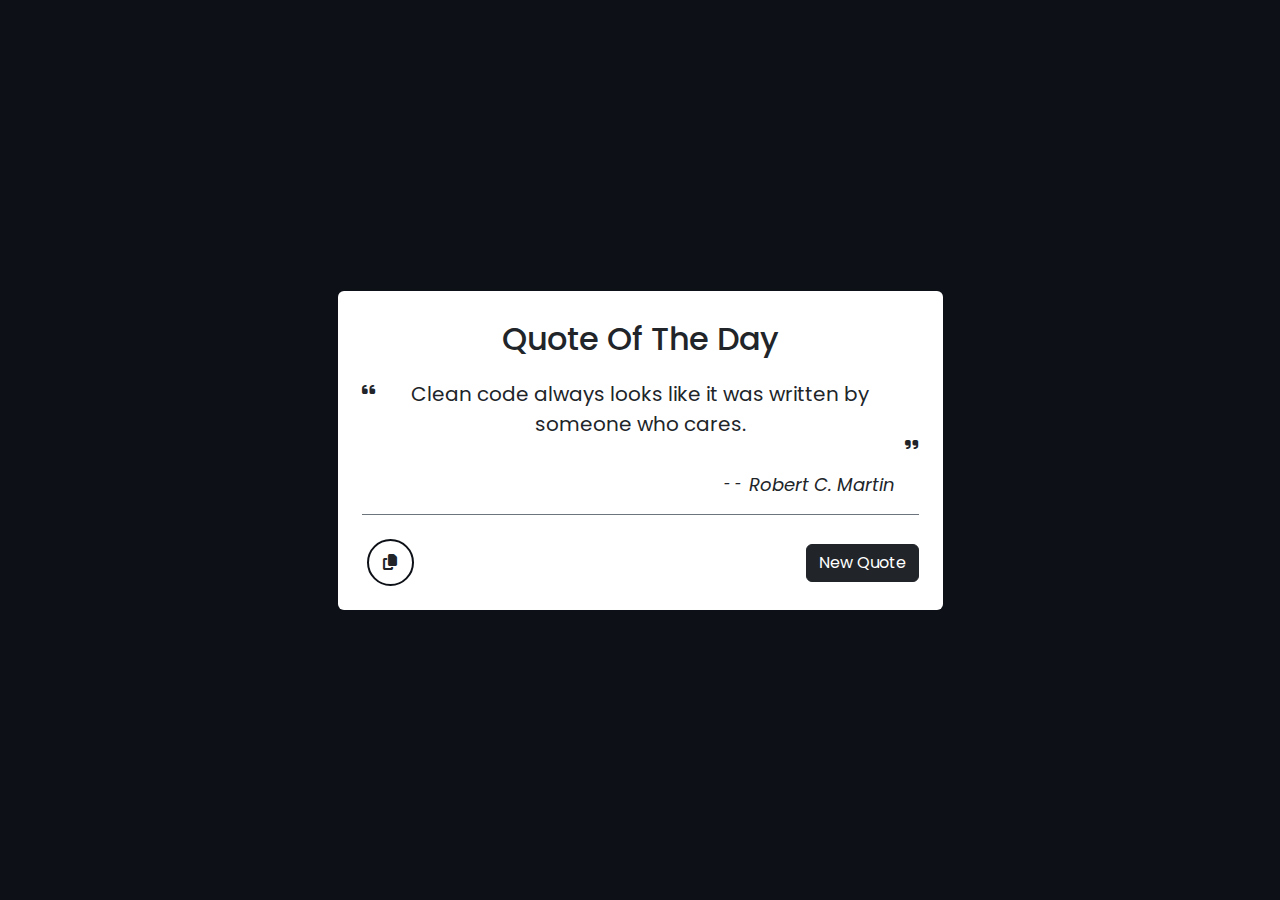
<file: Assignment 8 (Quote)/index.html>
<!DOCTYPE html>
<html lang="en">
<head>
    <meta charset="UTF-8">
    <title>Quote Generator</title>
    <!-- Fav Icon -->
    <link href="images/" rel="icon" type="image/png">
    <!-- Font Awesome -->
    <link rel="stylesheet" href="css/all.min.css">
    <!-- Bootstrap -->
    <link rel="stylesheet" href="css/bootstrap.min.css">
    <!-- Main CSS -->
    <link rel="stylesheet" href="css/main.css">
</head>
    <body class="d-flex justify-content-center align-items-center">
        <div class="app p-4  pb-2 rounded">
            <header class="fs-2 fw-medium text-center">Quote Of The Day</header>
            <div class="content my-3">
                <div class="quote-area d-flex justify-content-center">
                    <i class="fas fa-quote-left"></i>
                    <p class="quote">
                        Clean code always looks like it was written by someone who cares.
                    </p>
                    <i class="fas fa-quote-right"></i>
                </div>
                <div class="author d-flex justify-content-end mt-3 pe-4">
                    <span>--</span>
                    <span class="auth-name">
                        Robert C. Martin
                    </span>
                </div>
            </div>
            <div class="buttons border-top border-secondary">
                <div class="features mt-4">
                    <ul class="d-flex align-items-center">
                        <li class="copy"><i class="fas fa-copy"></i></li>
                    </ul>
                    <button type="button" class="btn btn-dark">New Quote</button>
                </div>
            </div>
        </div>
        <!-- JS -->
        <script src="js/bootstrap.bundle.min.js"></script>
        <script src="js/main.js"></script>
    </body>
</html>
</file>
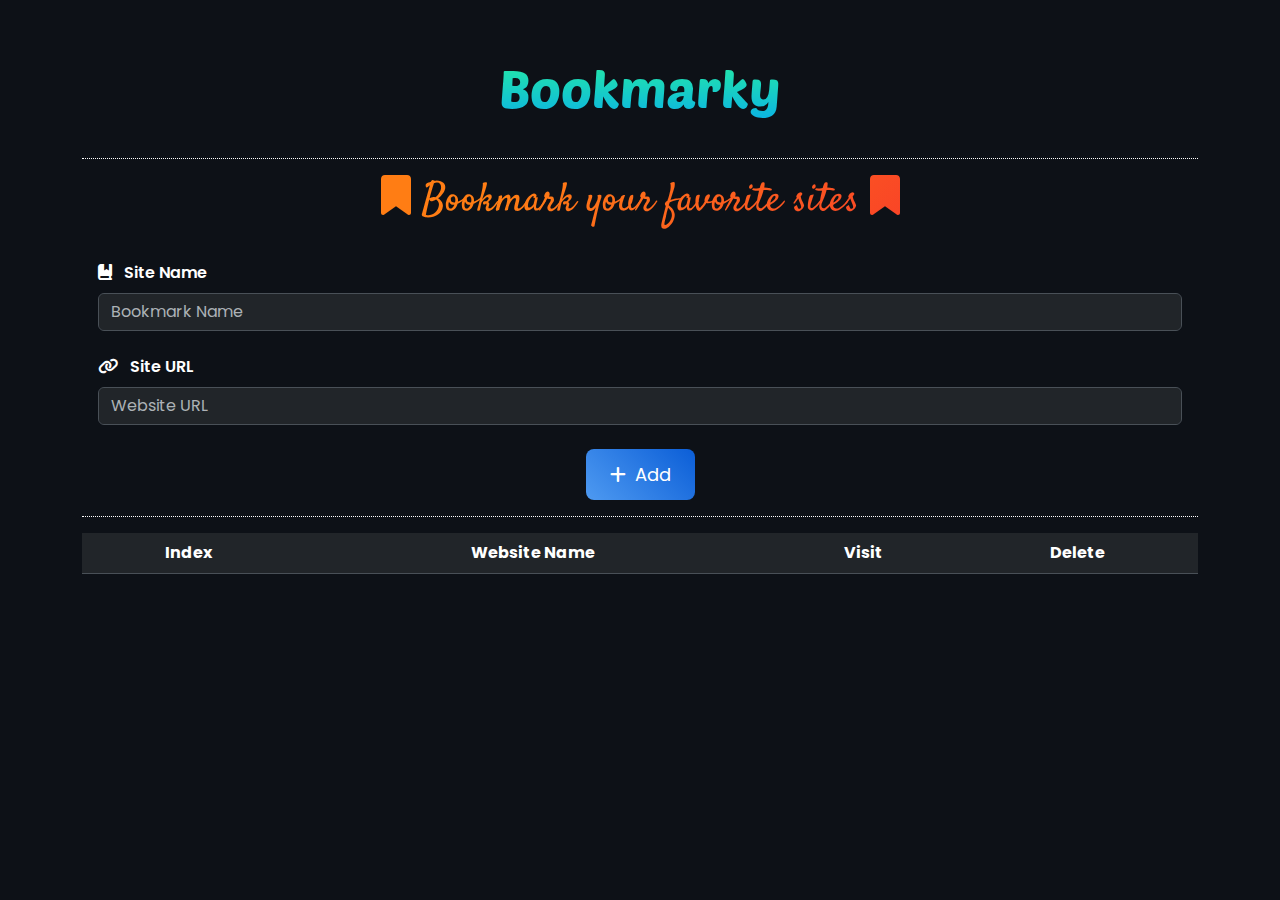
<file: Assignment 9 (Bookmark)/index.html>
<!DOCTYPE html>
<html lang="en">
<head>
    <meta charset="UTF-8">
    <title>Bookmark</title>
    <!-- Fav Icon -->
    <link href="images/bookmark-ico.png" rel="icon" type="image/png">
    <!-- Font Awesome -->
    <link rel="stylesheet" href="css/all.min.css">
    <!-- Bootstrap -->
    <link rel="stylesheet" href="css/bootstrap.min.css">
    <!-- Main CSS -->
    <link rel="stylesheet" href="css/main.css">
</head>
<body data-bs-theme="dark">
<main class="py-5">
    <div class="container d-flex flex-column justify-content-center align-items-center">
        <h1 class="py-2">Bookmarky</h1>
        <div class="bookmark-main w-100 p-3 mt-4 d-flex flex-column justify-content-center align-items-center gap-4">
            <h2 class="fs-1">
                <i class="fas fa-bookmark"></i>
                Bookmark your favorite sites
                <i class="fas fa-bookmark"></i>
            </h2>
            <div class="site-name w-100 d-flex flex-column justify-content-center">
                <label for="bmName" class="pb-2 fw-semibold">
                    <i class="fas fa-book-bookmark pe-2"></i>
                    Site Name
                </label>
                <input type="text" placeholder="Bookmark Name" name="bmName" id="bmName" class="form-control" onkeyup="validateName()">
                <div id="nameFeedback" class="invalid-feedback">
                    Name must be at least 3 characters long.
                </div>
            </div>
            <div class="site-url w-100 d-flex flex-column justify-content-center">
                <label for="bmURL" class="pb-2 fw-semibold">
                    <i class="fas fa-chain pe-2"></i>
                    Site URL
                </label>
                <input type="url" placeholder="Website URL" name="bmURL" id="bmURL" class="form-control" onkeyup="validateURL()">
                <div id="urlFeedback" class="invalid-feedback">
                    Please enter a valid URL.
                </div>
            </div>
            <button onclick="addBookmark()" class="add-button normal" id="addBTN">
                <i class="fa-solid fa-plus pe-2"></i> Add
            </button>
        </div>
        <table class="table mt-3 text-center bg-light">
            <thead>
            <tr>
                <th class="text-capitalize">Index</th>
                <th class="text-capitalize">Website Name</th>
                <th class="text-capitalize">Visit</th>
                <th class="text-capitalize">Delete</th>
            </tr>
            </thead>
            <tbody class="table-content align-middle" id="tableContent">
            </tbody>
        </table>
    </div>
</main>
<!-- Modal if the User enters a wrong Data (Validation) -->
<div class="modal fade" id="validationModal" tabindex="-1" aria-labelledby="validationModalLabel" aria-hidden="true">
    <div class="modal-dialog modal-dialog-centered">
        <div class="modal-content">
            <div class="modal-header">
                <h5 class="modal-title" id="validationModalLabel">Wrong Inputs</h5>
                <button type="button" class="btn-close" data-bs-dismiss="modal" aria-label="Close"></button>
            </div>
            <div class="modal-body">
                <p>Please Make sure that you have entered the correct data. <br/> <span class="text-danger"> &#8226; The Name must be more than 3 characters </span> <br /> <span class="text-danger"> &#8226; The URL must be a valid URL</span> </p>
            </div>
            <div class="modal-footer">
                <button type="button" class="btn btn-secondary" data-bs-dismiss="modal">Close</button>
            </div>
        </div>
    </div>
</div>
<!-- JS -->
<script src="js/bootstrap.bundle.min.js"></script>
<script src="js/main.js"></script>
</body>
</html>
</file>
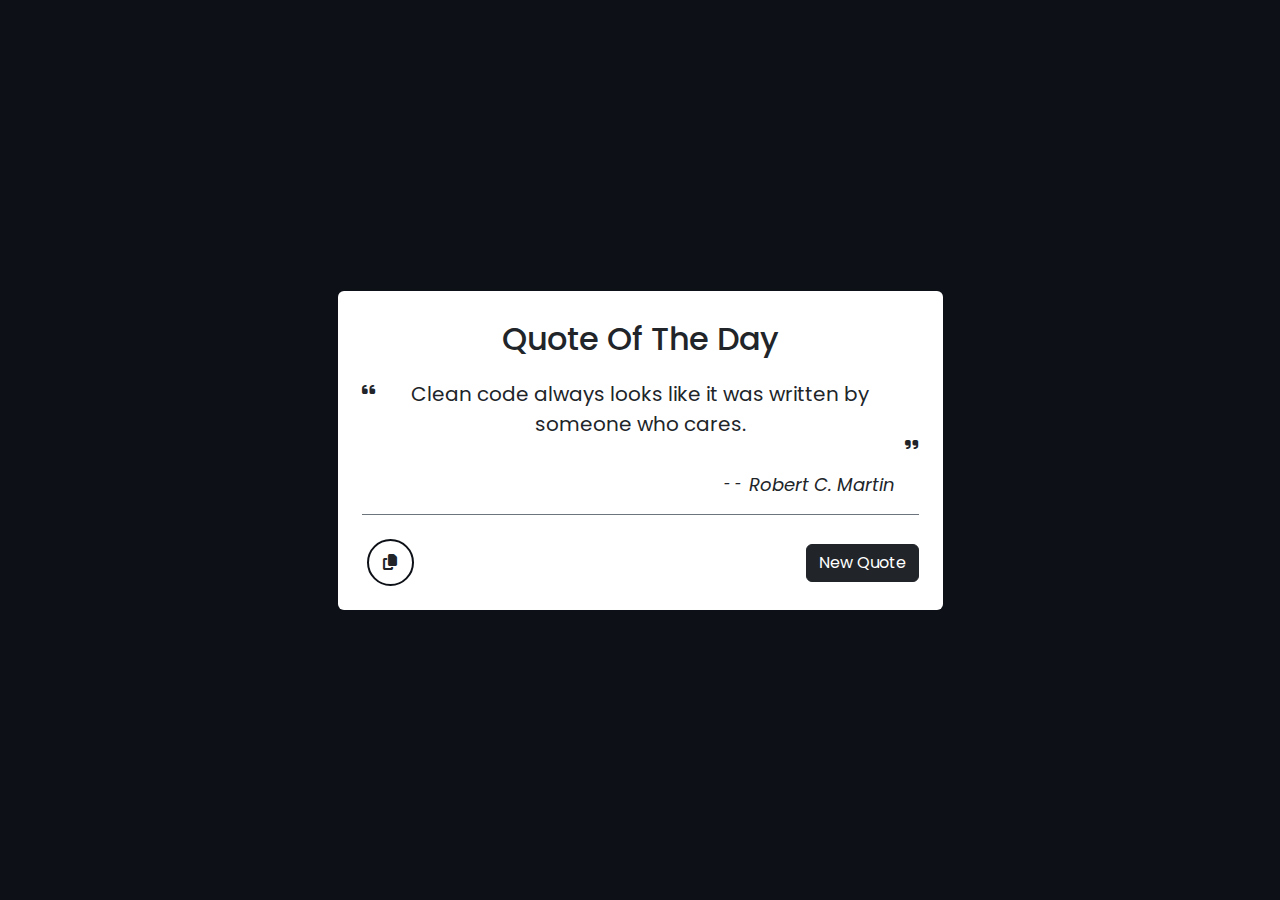
<file: Assignments 8 (Quote)/index.html>
<!DOCTYPE html>
<html lang="en">
<head>
    <meta charset="UTF-8">
    <title></title>
    <!-- Fav Icon -->
    <link href="images/" rel="icon" type="image/png">
    <!-- Font Awesome -->
    <link rel="stylesheet" href="css/all.min.css">
    <!-- Bootstrap -->
    <link rel="stylesheet" href="css/bootstrap.min.css">
    <!-- Main CSS -->
    <link rel="stylesheet" href="css/main.css">
</head>
    <body class="d-flex justify-content-center align-items-center">
        <div class="app p-4  pb-2 rounded">
            <header class="fs-2 fw-medium text-center">Quote Of The Day</header>
            <div class="content my-3">
                <div class="quote-area d-flex justify-content-center">
                    <i class="fas fa-quote-left"></i>
                    <p class="quote">
                        Clean code always looks like it was written by someone who cares.
                    </p>
                    <i class="fas fa-quote-right"></i>
                </div>
                <div class="author d-flex justify-content-end mt-3 pe-4">
                    <span>--</span>
                    <span class="auth-name">
                        Robert C. Martin
                    </span>
                </div>
            </div>
            <div class="buttons border-top border-secondary">
                <div class="features mt-4">
                    <ul class="d-flex align-items-center">
                        <li class="copy"><i class="fas fa-copy"></i></li>
                    </ul>
                    <button type="button" class="btn btn-dark">New Quote</button>
                </div>
            </div>
        </div>
        <!-- JS -->
        <script src="js/bootstrap.bundle.min.js"></script>
        <script src="js/main.js"></script>
    </body>
</html>
</file>
<file: Assignment 3 (Bakery)/css/style.css>
@import url("https://fonts.googleapis.com/css2?family=Alegreya+Sans:ital,wght@0,100;0,300;0,400;0,500;0,700;0,800;0,900;1,100;1,300;1,400;1,500;1,700;1,800;1,900&family=Alegreya:ital,wght@0,400..900;1,400..900&display=swap");
* {
  margin: 0;
  padding: 0;
  background-color: transparent;
  box-sizing: border-box;
}
.bg-img{
  background-image: linear-gradient(rgba(0, 0, 0, 0.3), rgba(0, 0, 0, 0.3) ), url("../imgs/asset0.jpeg");
  background-attachment: scroll;
  background-position: center;
  background-size: cover;
}
/* ============ Navbar styling ============ */
.header {
  display: flex;
  justify-content: space-between;
  align-items: center;
  padding: 30px 10%;
}
.logo {
  cursor: pointer;
  width: 177px;
}
.nav__links {
  list-style: none;
}
.nav__links li {
  display: inline-block;
  padding: 0 20px;
}
.nav__links li a {
  font-family: Alegreya, sans-serif;
  font-weight: 400;
  font-size: 18px;
  color: white;
  text-decoration: none;
  transition: all 0.3s ease 0s;
}
.nav__links li a:hover {
  color: rgb(224, 198, 144);
}
/* ============ Main Section ============ */
.main {
  text-align: center;
  color: white;
  margin-top: 10%;
}
.wel-p {
  font-family: Alegreya Sans, sans-serif;
  font-size: 22px;
  margin-bottom: 8px;
}
.fam-h {
  font-family: Alegreya, sans-serif;
  font-weight: 400;
  font-size: 76px;
  margin-bottom: 30px;
}
.des-p {
  font-family: Alegreya Sans, sans-serif;
  font-size: 24px;
  font-weight: 300;
}
.learn {
  font-family: Alegreya Sans, sans-serif;
  font-weight: 500;
  font-size: 15px;
  border: none;
  background-color: #8e7754;
  color: white;
  padding: 15px 28px;
  border-radius: 4px;
  cursor: pointer;
  transition: background-color 0.15s, color 0.15s;
}
.learn:hover {
  background-color: white;
  color: #000;
}
.contact {
  font-family: Alegreya Sans, sans-serif;
  font-size: 15px;
  border: solid white 2px;
  color: white;
  padding: 15px 28px;
  border-radius: 4px;
  margin-left: 12px;
  cursor: pointer;
  transition: background-color 0.15s, color 0.15s;
}
.contact:hover {
  background-color: white;
  color: #000;
}
.main .but {
  margin-top: 30px;
}
.oval{
  margin:5% 0 115px 0;
  border: white 2px solid;
  width: 40px;
  height: 60px;
  border-radius:30px;
  cursor: pointer;
}

/*========= About Section =========*/

.about{
  width: 80%;
  padding-top: 100px;
  padding-bottom: 100px;
  margin: auto;
}
.about .about-image{
  width: 45%;
  display: inline-block;
  vertical-align: middle;
}
.about .about-image img{
  width: 95%;
}
.about .about-cont{
  width: 50%;
  padding-top: 20px;
  display: inline-block;
  vertical-align: middle;
  margin-left: 60px;
}

.clear{
  clear:both;
}
.about .about-cont h2{
  font-family: Alegreya, sans-serif;
  font-weight: 400;
  color:#303030;
  font-size: 32px;
  margin-bottom: 25px;
}
.about .about-cont p{
  font-family: Alegreya Sans , sans-serif;
  line-height: 30px;
  font-weight: 400;
  color:#686868;
  font-size: 20px;
  margin-bottom: 35px;
}

.about .about-cont .icon-list li{
  list-style: none;
}

.about .about-cont .icon-list i{
  text-align: center;
  border: 1px solid rgba(0, 0, 0, 0.15);
  color:#8e7754;
  width: 44px;
  height: 44px;
  line-height: 44px;
  font-size: 20px;
  border-radius: 100%;
  margin-bottom: 25px;
}
.about .about-cont .icon-list .icon-list-text{
  padding-left: 8px;
  font-family: Alegreya Sans, serif;
  font-weight: 400;
  font-size: 20px;
  color:#686868;
}

/*========= Our Location Section =========*/
.location-color{
  background-color: #f8f8f8;
}
.location{
  width: 80%;
  padding-top: 100px;
  padding-bottom: 100px;
  margin: auto;
}

.location .location-image{
  width: 45%;
  display: inline-block;
  vertical-align: middle;
}

.location .location-image img{
  width: 95%;
  padding-left: 30px;
}

.location .location-cont{
  width: 50%;
  display: inline-block;
  vertical-align: middle;
  padding-top: 70px;
  margin-right: 60px;
}


.location .location-cont h2{
  font-family: Alegreya, sans-serif;
  font-weight: 400;
  color:#303030;
  font-size: 32px;
  margin-bottom: 25px;
}
.location .location-cont p{
  font-family: Alegreya Sans , sans-serif;
  line-height: 30px;
  font-weight: 400;
  color:#686868;
  font-size: 20px;
  margin-bottom: 35px;
}

/* ========= Baking Section =========  */

.baking{
  width: 80%;
  height: 850px;
  padding-top: 100px;
  padding-bottom: 100px;
  margin: auto;
}
.baking-heading{
  text-align: center;
  margin-bottom: 60px;
}
.baking-heading h3{
  font-family: Alegreya, sans-serif;
  font-weight: 100;
  font-size: 30px;
  color: #303030;
  margin-bottom: 17px;
}
.baking-heading p {
  font-family: "Alegreya Sans", serif;
  font-size: 17px;
  color: #686868;
  font-weight: 300;
}

.rows{
  text-align: center;
}

.card{
  width: 33.3333333333333%;
  float: left;
  margin-bottom: 80px
}
.card img{
  width: 90%;
}
.card .card-text h4{
  font-family: Alegreya,sans-serif;
  font-size: 22px;
  font-weight: 300;
  margin-top: 30px;
  margin-bottom: 15px;
}

.card .card-para{
  width: 80%;
  margin: auto;
}

.card .card-para p{
  font-family: "Alegreya Sans",sans-serif;
  font-size: 17px;
  color: #686868;
  line-height: 32px;
  font-weight: 300;
}

/*========= Contact Information =======*/

.cont-bgColor{
  background-color: #f8f8f8;
}
.contact-info{
  width: 80%;
  padding-top: 100px;
  padding-bottom: 100px;
  margin: auto;
}
.contact-info .contact-info-map{
  width: 45%;
  float: right;
}
.contact-info .contact-info-map iframe{
  width: 95%;
  padding-left: 30px;
}

.contact-info .contact-info-content{
  width: 50%;
  float: left;
  padding-top: 70px;
  padding-left: 15px;
  padding-right: 15px;
}

.contact-info .contact-info-content h2{
  font-family: Alegreya, sans-serif;
  font-weight: 400;
  color:#303030;
  font-size: 32px;
  margin-bottom: 25px;
}

.contact-info .contact-info-content p{
  font-family: Alegreya Sans , sans-serif;
  line-height: 30px;
  font-weight: 200;
  color:#686868;
  font-size: 20px;
  margin-bottom: 35px;
}

.contact-info .contact-info-content li{
  list-style: none;
}

.contact-info .contact-info-content i{
  text-align: center;
  color:white;
  background-color: #8e7754;
  width: 44px;
  height: 44px;
  line-height: 44px;
  font-size: 20px;
  border-radius: 100%;
  margin-bottom: 25px;
  margin-right: 16px;
}

.contact-info .contact-info-content .contact-list-text{
  font-family: Alegreya Sans, sans-serif;
  font-weight: 200;
  font-size: 20px;
  color:#686868;
}
/*======== Footer ========*/

.footerMain-bg{
  background-color: #403d38;
  padding-bottom: 220px;
}
.footerMain{
  width: 80%;
  padding-top: 100px;
  padding-bottom: 100px;
  margin: auto;
}
.footerMain-col{
  width: 25%;
  float: left;
}
.footerMain-col .footerMain-col-content{
  width: 80%;
  margin: auto;
}
.footerMain-col ul li img{
  width: 33px;
  height: 33px;
}
.footerMain-col h4{
  font-family: Alegreya, sans-serif;
  font-size: 18px;
  font-weight: 200;
  color:#ffffff;
  margin-bottom:25px
}
.footerMain-col p{
  font-family: "Alegreya Sans",sans-serif;
  font-size: 16px;
  line-height:30px;
  color: #969696;
}
.footerMain-col li{
  list-style: none;
  display: flex;
  border-top: solid 1px #4a4742;
  align-items: center;
  color: #969696;
  font-weight: 100;
}
.footerMain-col span{
  padding-top: 10px;
  padding-bottom: 10px;
}
.footerMain-col .rm-border{
  border-top: none;
}

.last-col i{
  padding-right: 15px;
  padding-left: 15px;
}
li.last-col{
  padding-top: 15px;
  padding-bottom: 15px;
}
.last-col a{
  text-decoration: none;
  color: #a9a9a9;
  transition: color 0.2s;
}
.last-col a:hover{
  color:#e0e0e0;
}
.bg-col{
  background-image: url("../imgs/contact-details-map.png");
  background-repeat: no-repeat;
  background-position: center center;
}

/*======== Footer Bottom ========*/

.footerBottom-bg{
  background-color: #353330;
}
.footerBottom{
  width: 80%;
  margin: auto;
  padding-top: 60px;
  padding-bottom: 120px;
  text-align: center;
}
.copyright{
  font-family: "Alegreya Sans",sans-serif;
  font-size: 15px;
  color: #656565;
  margin-top: 25px;
}
.social-icons{
  margin-top: 20px;
}
.social-icons a{
  display: inline-block;
}
.social-icons i{
  text-align: center;
  color: #8c8a86;
  background-color: #484540;
  width: 30px;
  height: 30px;
  line-height: 28px;
  font-size: 20px;
  border-radius: 100%;
  margin-right: 16px;
}
</file>
<file: Assignment 5 (Mealify)/css/main.css>
/* Less Than 36rem */
/* Import Fonts */
@import url("https://fonts.googleapis.com/css2?family=Amatic+SC:wght@400;700&family=Inter:wght@100..900&display=swap");

* {
  box-sizing: border-box;
  font-family: system-ui, -apple-system, BlinkMacSystemFont, "Segoe UI", Roboto,
    Oxygen, Ubuntu, Cantarell, "Open Sans", "Helvetica Neue", sans-serif;
  scroll-behavior: smooth;
}

body {
  margin: 0;
  padding: 0;
}

ul {
  padding: 0;
  margin: 0;
  list-style: none;
}
.container {
  max-width: 540px;
}

/* Variables */
:root {
  --color-first: #212529;
  --color-second: #ce1212;
  --font-first: "Amatic SC", sans-serif;
  --font-second: "Inter", sans-serif;
  --bg-color-first: #eeeeee;
  --bg-color-second: #fff;
}
a {
  text-decoration: none;
  color: inherit;
}

/* Navbar */

nav {
  background-color: #fff;
  position: fixed;
  width: 100%;
  z-index: 9999;
  box-shadow: 0px 0px 14px 0px #0000001b;
}
nav .container {
  display: flex;
  justify-content: space-between;
  align-items: center;
  flex-wrap: wrap;
}

nav h1 {
  padding: 0;
  margin: 0;
}

nav .logo {
  font-size: 20px;
  font-family: var(--font-first);
  padding: 25px;
}
nav .logo a {
  color: var(--color-first);
}
nav .logo a::after {
  content: ".";
  color: var(--color-second);
}

nav .nav-menu {
  display: none;
}

nav .icons {
  padding: 25px;
  display: flex;
  gap: 20px;
}
nav .icons i {
  font-size: 1.5625rem;
  cursor: pointer;
}

/* Hero-Section */

header {
  display: flex;
  justify-content: center;
  align-items: center;
  background-color: var(--bg-color-first);
}
header .container {
  max-width: 540px;
  --gap: 50px;
  padding: 40px 15px;
  display: flex;
  flex-flow: column wrap;
  align-items: center;
  gap: var(--gap);
  padding-top: 112px;
  text-align: center;
}
/* 
 Shake effect 
 Source :  https://www.geeksforgeeks.org/how-to-shake-an-image-using-css-keyframe/ 
 Shadow Effect 
 Source : https://www.w3docs.com/snippets/css/how-to-create-a-drop-shadow-for-png-image.html
 */
header .container img {
  width: 100%;
  -webkit-filter: drop-shadow(5px 5px 5px #666666);
  filter: drop-shadow(5px 5px 5px #666666);
}
header .container img:hover {
  animation: Shake 0.5s linear infinite;
}
/*Using keyframes for shaking an image*/
@keyframes Shake {
  0% {
    transform: rotate(5deg);
  }

  25% {
    transform: rotate(-6deg);
  }

  50% {
    transform: rotate(5deg);
  }

  75% {
    transform: rotate(-6deg);
  }

  100% {
    transform: rotate(5deg);
  }
}

header .container .content {
  width: 100%;
  display: flex;
  flex-direction: column;
  align-items: center;
  text-align: center;
  gap: 20px;
}
header .container .content h2 {
  font-family: var(--font-first);
  font-size: 65px;
  padding: 0;
  margin: 0;
}
header .container .content p {
  color: #4f4f5a;
  line-height: 1.6;
}

header .container .content .btns {
  display: flex;
  justify-content: center;
  gap: 30px;
}

.btn {
  background-color: var(--color-second);
  color: var(--bg-color-second);
  padding: 10px 25px;
  border: none;
  border-radius: 0px 20px 20px;
  font-size: 15px;
  transition: background-color 0.5s;
  cursor: pointer;
}
.btn:hover {
  background-color: #e61414;
}
header .container .content .btns a {
  display: flex;
  align-items: center;
  gap: 15px;
  transition: all 0.5s;
}
header .container .content .btns a:hover {
  color: var(--color-second);
}
header .container .content .btns .ico {
  background-color: var(--bg-color-second);
  width: 40px;
  height: 40px;
  border-radius: 50%;
  display: flex;
  justify-content: center;
  align-items: center;
  position: relative;
}
header .container .content .btns .ico::after {
  content: "";
  position: absolute;
  width: 2.5rem;
  height: 2.5rem;
  border: solid 8px;
  border-radius: 50%;
  border-color: #ce1212 transparent transparent #ce1212;
  rotate: -45deg;
}

/* Chefs-Section */

#chefs {
  display: flex;
  justify-content: center;
  background-color: var(--bg-color-second);
  width: 100%;
  padding-block: 40px;
}
#chefs .container {
  padding: 40px 15px;
  display: flex;
  flex-flow: column wrap;
  text-align: center;
  gap: 30px;
}
#chefs .title h2 {
  color: #666666;
  font-weight: 400;
  font-size: 16px;
  text-transform: uppercase;
}
#chefs .title > * {
  margin: 0;
}
#chefs .title p,
#chefs .title span {
  font-family: var(--font-first);
  font-size: 50px;
}
#chefs .title span {
  color: var(--color-second);
}
#chefs .cards .card-content h3 {
  margin: 0;
  font-size: 1.125rem;
}
#chefs .cards .card-content span {
  font-size: 14px;
  color: #7f7f90;
  margin-block: 5px 10px;
}

#chefs .cards .card-content p {
  font-style: italic;
  color: #7f7f90;
  font-weight: 100;
  padding: 0px 20px;
}

#chefs .cards {
  display: flex;
  flex-flow: column wrap;
  gap: 50px;
}
#chefs .cards .card {
  width: 100%;
  text-align: center;
  border-radius: 0.5rem;
  overflow: hidden;
  box-shadow: 3px 3px 15px 0px rgba(0, 0, 0, 0.1);
  position: relative;
  transition: all 400ms;
}

#chefs .cards .card img {
  width: 100%;
}

#chefs .card .icon-cheff {
  position: absolute;
  top: 40px;
  right: -110%;
  background-color: #ffffff4d;
  padding: 0.625rem;
  border-radius: 5px;
  transition: all 0.5s;
}
#chefs .card .icon-cheff i {
  color: #37373f66;
  padding: 8px 8px;
}

#chefs .card .icon-cheff i:hover {
  color: #47454c;
}

#chefs .cards .card:hover {
  scale: 1.05;
}
#chefs .cards .card:hover .icon-cheff {
  transition: all 0.5s 0.3s;
  right: 5px;
}

#chefs .cards .card-img {
  position: relative;
}

#chefs .cards .card-img::before {
  content: "";
  position: absolute;
  background-image: url("../img/team-shape.svg");
  width: 100%;
  height: 60px;
  bottom: 0;
}
/* Gallery Section */
#gallery {
  background-color: var(--bg-color-first);
  display: flex;
  justify-content: center;
  width: 100%;
  padding-block: 40px;
}
#gallery .container {
  padding: 40px 15px;
  display: flex;
  flex-flow: column wrap;
  text-align: center;
  gap: 30px;
}
#gallery .title h2 {
  color: #666666;
  font-weight: 400;
  font-size: 16px;
  text-transform: uppercase;
}
#gallery .title p,
#gallery .title h2 {
  margin: 0;
}
#gallery .title p,
#gallery .title span {
  font-family: var(--font-first);
  font-size: 50px;
}
#gallery .title span {
  color: var(--color-second);
}
#gallery .gallery-images {
  display: flex;
  flex-direction: column;
  flex-wrap: wrap;
  justify-content: center;
  gap: 20px;
}

#gallery .meal {
  position: relative;
  border: 4px solid #fff;
  overflow: hidden;
}
#gallery .meal img {
  display: block;
  width: 100%;
}
#gallery .meal .layer {
  display: flex;
  flex-direction: column;
  justify-content: center;
  align-items: center;
  position: absolute;
  width: 100%;
  height: 100%;
  top: 110%;
  gap: 5px;
  background-color: rgba(0, 0, 0, 0.7);
  color: white;
  transition: all 0.5s;
}
#gallery .meal .layer .content > * {
  margin: 0;
  padding: 0;
}
#gallery .meal:hover .layer {
  top: 0;
}
#gallery .meal .image {
  transition: all 0.5s;
}
#gallery .meal:hover .image {
  transform: scale(1.1);
}

/* <!-- Contact Section --> */
#contact {
  background-color: var(--bg-color-second);
  display: flow-root;
  display: flex;
  justify-content: center;
  width: 100%;
  padding-block: 40px;
}
#contact .container {
  padding: 40px 15px;
  display: flex;
  flex-direction: column;
  gap: 20px;
}
#contact .container .title {
  text-align: center;
}
#contact .title h2 {
  color: #666666;
  font-weight: 400;
  font-size: 16px;
  text-transform: uppercase;
}
#contact .title > * {
  margin: 0;
}
#contact .title p,
#contact .title span {
  font-family: var(--font-first);
  font-size: 50px;
}
#contact .title span {
  color: var(--color-second);
}
#contact .info {
  margin-block: 25px;
  display: flex;
  flex-wrap: wrap;
  flex-direction: column;
  gap: 15px;
}
#contact .info > * {
  display: flex;
  align-items: center;
  gap: 20px;
  padding: 25px;
  background-color: hsl(0, 0%, calc(100% - 4%));
}
.add-cont > *,
.email-content > *,
.phone-content > *,
.opening-content > * {
  margin: 0;
  padding: 0;
}
#contact .info .icon {
  width: 50px;
  height: 50px;
  background-color: var(--color-second);
  color: white;
  border-radius: 50%;
  display: flex;
  justify-content: center;
  align-items: center;
}
#contact .info > div h3 {
  color: #7d7d7d;
  font-size: 20px;
  font-weight: 700;
}
#contact form {
  background-color: #fff;
  padding: 20px;
  display: flex;
  flex-flow: column wrap;
  align-items: center;
  box-shadow: 0 0 30px #00000014;
  gap: 15px;
}
#contact form > *,
#contact form .input-group > * {
  width: 100%;
}
#contact form .input-group {
  display: flex;
  flex-wrap: wrap;
  gap: 15px;
}
#contact form input,
textarea {
  padding: 15px 15px;
  line-height: 1.5;
  border: 2px solid #e7e2e2;
  color: #212529;
  transition: border-color 0.5s;
}
/* to Fix Border Color use (!important) */
#contact form input:focus,
textarea:focus {
  outline: none !important;
  border-color: var(--color-second);
}
#contact form textarea {
  min-height: 150px;
  max-height: 300px;
  resize: vertical;
}
#contact form .btn-main {
  width: fit-content;
  padding: 12px 40px;
}

/* <!-- Footer --> */
footer {
  background-image: linear-gradient(#0009, #0009), url(../img/background.jpg);
  background-size: contain;
  color: #fff;
  display: flex;
  justify-content: center;
}

footer .container {
  display: flex;
  flex-wrap: wrap;
  gap: 20px;
  padding: 40px 15px;
}
footer .container .about {
  width: 100%;
}
footer .container .about .logo {
  display: flex;
  align-items: center;
  gap: 10px;
}
footer .container .about .logo img {
  width: 40px;
  height: 40px;
}
footer .container .about .logo h2 {
  font-size: 30px;
  margin: 0;
}
footer .container .about .logo h2::after {
  content: ".";
  color: var(--color-second);
}

footer .container .about h3 {
  text-align: center;
  border-bottom: 2px solid #7d7d7d;
  padding: 10px;
  font-family: var(--font-second);
}
footer .container .about .social {
  display: flex;
  justify-content: space-around;
  font-size: 24px;
}
footer .container .subscribe h3 {
  margin: 0;
}
footer .container .subscribe p {
  margin-block: 10px;
}

footer .container .subscribe .subscription-group {
  display: flex;
  flex-wrap: wrap;
  gap: 10px;
}

footer .container .subscribe .subscription-group input {
  flex-grow: 1;
  padding: 10px;
  width: 100%;
}

footer .container .subscribe .subscription-group .btn {
  border-radius: 0;
  width: 100%;
  margin-bottom: 15px;
}

footer .container .subscribe .quick-links ul {
  margin-top: 10px;
  display: flex;
  flex-wrap: wrap;
  column-gap: 20px;
}

footer .container .subscribe .quick-links ul li {
  /* Total Width - Gap bettween columns / # of columns */
  width: calc(calc(100% - 20px) / 2);
  padding: 5px;
  position: relative;
  transition: all 0.5s;
}

footer .container .subscribe .quick-links ul li::before {
  content: "\f105";
  font: normal 900 1em/1 "Font Awesome 6 Free";
  margin-right: 5px;
}

footer .container .subscribe .quick-links ul li:hover {
  transform: translateX(10px);
  background-color: #222;
}

footer .container .get-in h3 {
  margin: 0;
  margin-bottom: 10px;
  font-family: var(--font-second);
}

footer .container .get-in ul li {
  display: flex;
  align-items: center;
  gap: 8px;
}
footer .container .get-in ul li i {
  width: 40px;
  height: 40px;
  display: flex;
  justify-content: center;
  align-items: center;
  color: var(--color-second);
  font-size: 22px;
  cursor: pointer;
}
</file>
<file: Assignment 5 (Mealify)/css/media.css>
/* Variables */
:root {
  --color-first: #212529;
  --color-second: #ce1212;
  --font-first: "Amatic SC", sans-serif;
  --font-second: "Inter", sans-serif;
  --bg-color-first: #eeeeee;
  --bg-color-second: #fff;
}

@media (min-width: 565px) {
  nav .container {
    width: 90%;
    margin: auto;
    justify-content: space-between;
  }
  .container {
    max-width: 720px;
  }
  nav .logo {
    padding: 25px 0px;
  }
}

@media (min-width: 993px) {
  nav .icons :nth-child(2) {
    display: none;
  }
  nav .nav-menu {
    display: block;
  }
  nav .nav-menu ul {
    display: flex;
  }
  nav .nav-menu ul li {
    padding: 5px 15px;
    color: #7f7f90;
    font-weight: 600;
  }
  nav .nav-menu a {
    position: relative;
    transition: all 0.5s;
    font-size: 17px;
    line-height: 0;
    font-weight: 600;
    font-style: normal;
  }
  nav .nav-menu #home {
    color: #212529;
  }
  nav .nav-menu #home::after {
    content: "";
    position: absolute;
    width: 100%;
    height: 2px;
    background-color: var(--color-second);
    left: 0;
    bottom: -8px;
  }
  nav .nav-menu a::after {
    content: "";
    position: absolute;
    width: 0;
    height: 2px;
    background-color: var(--color-second);
    left: 0;
    bottom: -8px;
    transition: width 0.5s;
  }
  nav .nav-menu a:hover::after {
    width: 100%;
  }
  nav .nav-menu a:hover {
    color: black;
  }
}

@media (min-width: 1200px) {
  .container {
    max-width: 1320px;
  }
  nav .container {
    max-width: 1320px;
    margin-inline: auto;
  }
  header {
    height: 100vh;
    display: flex;
    justify-content: center;
    align-items: center;
  }
  header .container {
    max-width: 1320px;
    flex-flow: row-reverse wrap;
    justify-content: space-between;
    align-items: center;
  }
  header .container .hero-img {
    width: 40%;
  }
  header .container img {
    width: 100%;
  }
  header .container .content {
    width: 40%;
    display: inline;
    text-align: start;
  }
  header .container .content p {
    margin-block: 25px;
  }
  header .container .content .btns {
    justify-content: start;
    gap: 40px;
  }

  /* Chefs-Section */
  #chefs .cards {
    display: flex;
    flex-direction: row;
    justify-content: space-between;
  }
  #chefs .cards .card {
    width: calc(100% / 3 - 50px);
  }

  /* Gallery Section */
  #gallery .gallery-images {
    flex-direction: row;
  }

  #gallery .meal {
    width: calc((100% / 3) - 20px);
  }
  /* <!-- Contact Section --> */
  #contact .container {
    width: 100%;
  }
  #contact .info {
    flex-direction: row;
  }
  #contact .info > * {
    width: calc((100% / 2) - 20px);
  }
  #contact form .input-group > * {
    width: calc((100% / 2) - 8px);
  }
  /*  <!-- Footer -->  */
  footer .container .about {
    width: calc(calc(100% - (20px * 2)) / 4);
  }
  footer .container .subscribe {
    width: calc(calc(100% - (20px * 2)) / 2);
  }
  footer .container .get-in {
    width: calc(calc(100% - (20px * 2)) / 4);
  }
}

@media (min-width: 1400px) {
}
</file>
<file: Assignment 8 (Quote)/css/main.css>
/* Google Font - Poppins */
@import url('https://fonts.googleapis.com/css2?family=Poppins:ital,wght@0,100;0,200;0,300;0,400;0,500;0,600;0,700;0,800;0,900;1,100;1,200;1,300;1,400;1,500;1,600;1,700;1,800;1,900&display=swap');

:root{
    --mainBGcolor:#0d1117;
    --mainColor:#fff;
}

ul,li{
    list-style: none;
}

body{
    font-family: 'Poppins', sans-serif;
    min-height: 100vh;
    background-color: var(--mainBGcolor);
}

.app{
    width: 605px;
    background-color: var(--mainColor);
}

.quote-area i{
    font-size: 15px;
}

.quote-area i:first-child{
    margin:3px 10px 0 0;
}
.quote-area i:last-child{
    display: flex;
    align-items: flex-end;
    margin:0 0 3px 10px;
}
.quote-area .quote{
    font-size: 20px;
    text-align: center;
}
.author{
    font-size: 18px;
    font-style: italic;
}

.author span:first-child{
    margin: -3px 5px 0 0;
    font-family: monospace, serif;
}

ol, ul {
    padding-left: 0;
}

.features ul li{
    margin: 0 5px;
    width: 47px;
    height: 47px;
    display: flex;
    justify-content: center;
    align-items: center;
    border: solid 2px var(--mainBGcolor);
    border-radius: 50%;
}
.copy{
    transition: all 0.2s;
    cursor: pointer;
}

.copy:hover{
    background-color: black;
    color: var(--mainColor);
}
.features{
    display: flex;
    justify-content: space-between;
    align-items:baseline;
}

@media (max-width: 610px){
    .app{
        width: 75%;
    }
}
</file>
<file: Assignment 9 (Bookmark)/css/main.css>
/* Google Font - Poetsen One - Poppins - Satisfy */
@import url('https://fonts.googleapis.com/css2?family=Poetsen+One&family=Poppins:ital,wght@0,100;0,200;0,300;0,400;0,500;0,600;0,700;0,800;0,900;1,100;1,200;1,300;1,400;1,500;1,600;1,700;1,800;1,900&family=Satisfy&display=swap');

:root{
    --mainBGcolor:#0d1117;
    --mainColor:#fff;
    --gradient-color: linear-gradient(0deg, #08AEEA 0%, #2AF598 100%);
}
::selection{
    background: rgba(84, 159, 136, 0.55);
}

ul,li{
    list-style: none;
}

body{
    font-family: 'Poppins', sans-serif;
    min-height: 100vh;
    background-color: var(--mainBGcolor);
    color:white;
}

.container>h1{
    font-family: 'Poetsen One', sans-serif;
    font-size: 3.25rem;
    background: var(--gradient-color);
    -webkit-background-clip: text;
    background-clip: text;
    -webkit-text-fill-color: transparent;
}

.bookmark-main{
    border: dotted 1px var(--mainColor);
    border-right: 0;
    border-left: 0;
}

.bookmark-main>h2{
    font-family: 'Satisfy', sans-serif;
    height: 54px;
    background-color: #f94327;
    background-image: linear-gradient(316deg, #f94327 0%, #ff7d14 74%);
    -webkit-background-clip: text;
    background-clip: text;
    -webkit-text-fill-color: transparent;
}

.add-button {
    display: flex;
    align-items: center;
    justify-content: center;
    background: linear-gradient(45deg, #4e9af1, #0b5ed7);
    color: white;
    border: none;
    border-radius: 8px;
    padding: 12px 24px;
    font-size: 18px;
    cursor: pointer;
    transition: background 0.3s, box-shadow 0.3s;
    outline: none;
    position: relative;
}

.add-button:focus {
    box-shadow: 0 0 12px rgba(0, 123, 255, 0.8);
}

.add-button:hover {
    background: linear-gradient(135deg, #357ABD, #0056b3);
}

.add-button:active {
    background: linear-gradient(135deg, #2a5e91, #003d7a);
}

.add-button:disabled {
    background: linear-gradient(135deg, #d6d6d6, #9e9e9e);
    cursor: not-allowed;
}
</file>
<file: Assignments 8 (Quote)/css/main.css>
/* Google Font - Poppins */
@import url('https://fonts.googleapis.com/css2?family=Poppins:ital,wght@0,100;0,200;0,300;0,400;0,500;0,600;0,700;0,800;0,900;1,100;1,200;1,300;1,400;1,500;1,600;1,700;1,800;1,900&display=swap');

:root{
    --mainBGcolor:#0d1117;
    --mainColor:#fff;
}

ul,li{
    list-style: none;
}

body{
    font-family: 'Poppins', sans-serif;
    min-height: 100vh;
    background-color: var(--mainBGcolor);
}

.app{
    width: 605px;
    background-color: var(--mainColor);
}

.quote-area i{
    font-size: 15px;
}

.quote-area i:first-child{
    margin:3px 10px 0 0;
}
.quote-area i:last-child{
    display: flex;
    align-items: flex-end;
    margin:0 0 3px 10px;
}
.quote-area .quote{
    font-size: 20px;
    text-align: center;
}
.author{
    font-size: 18px;
    font-style: italic;
}

.author span:first-child{
    margin: -3px 5px 0 0;
    font-family: monospace, serif;
}

ol, ul {
    padding-left: 0;
}

.features ul li{
    margin: 0 5px;
    width: 47px;
    height: 47px;
    display: flex;
    justify-content: center;
    align-items: center;
    border: solid 2px var(--mainBGcolor);
    border-radius: 50%;
}
.copy{
    transition: all 0.2s;
    cursor: pointer;
}

.copy:hover{
    background-color: black;
    color: var(--mainColor);
}
.features{
    display: flex;
    justify-content: space-between;
    align-items:baseline;
}

@media (max-width: 610px){
    .app{
        width: 75%;
    }
}
</file>
